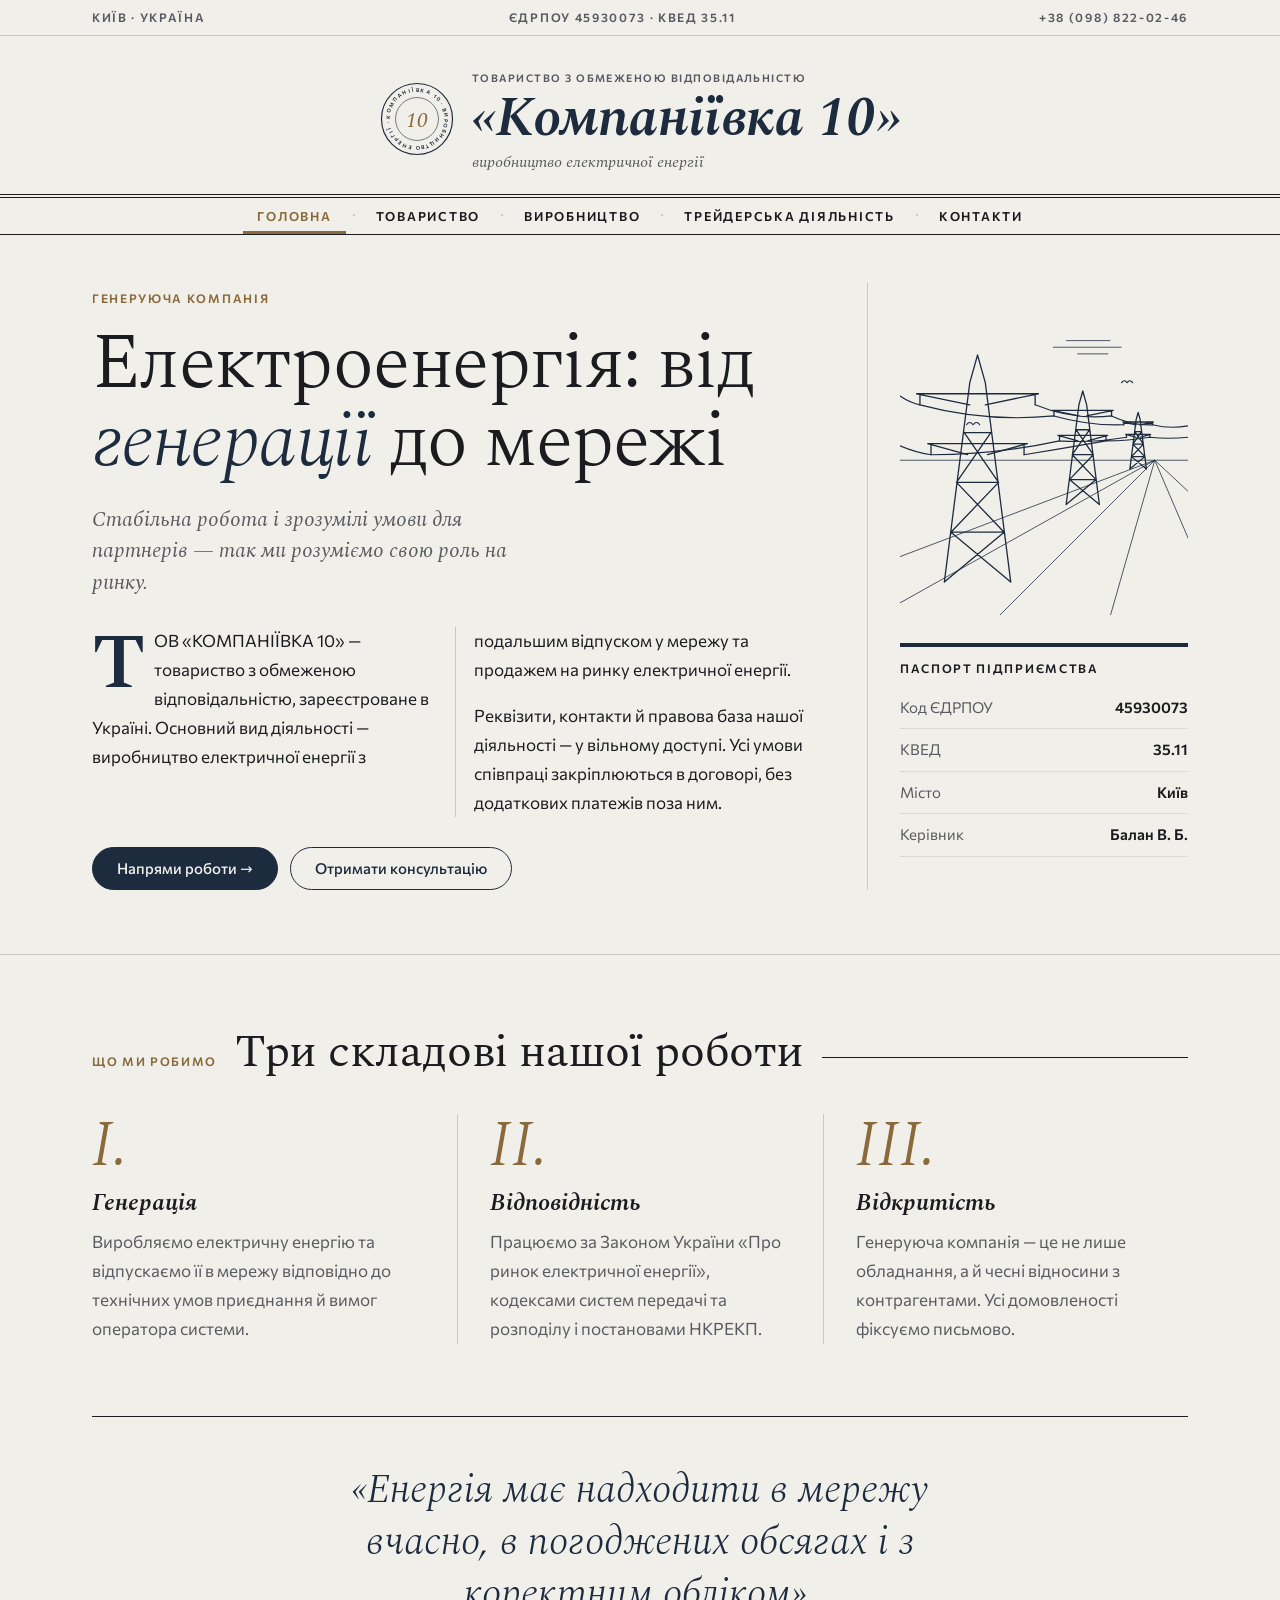
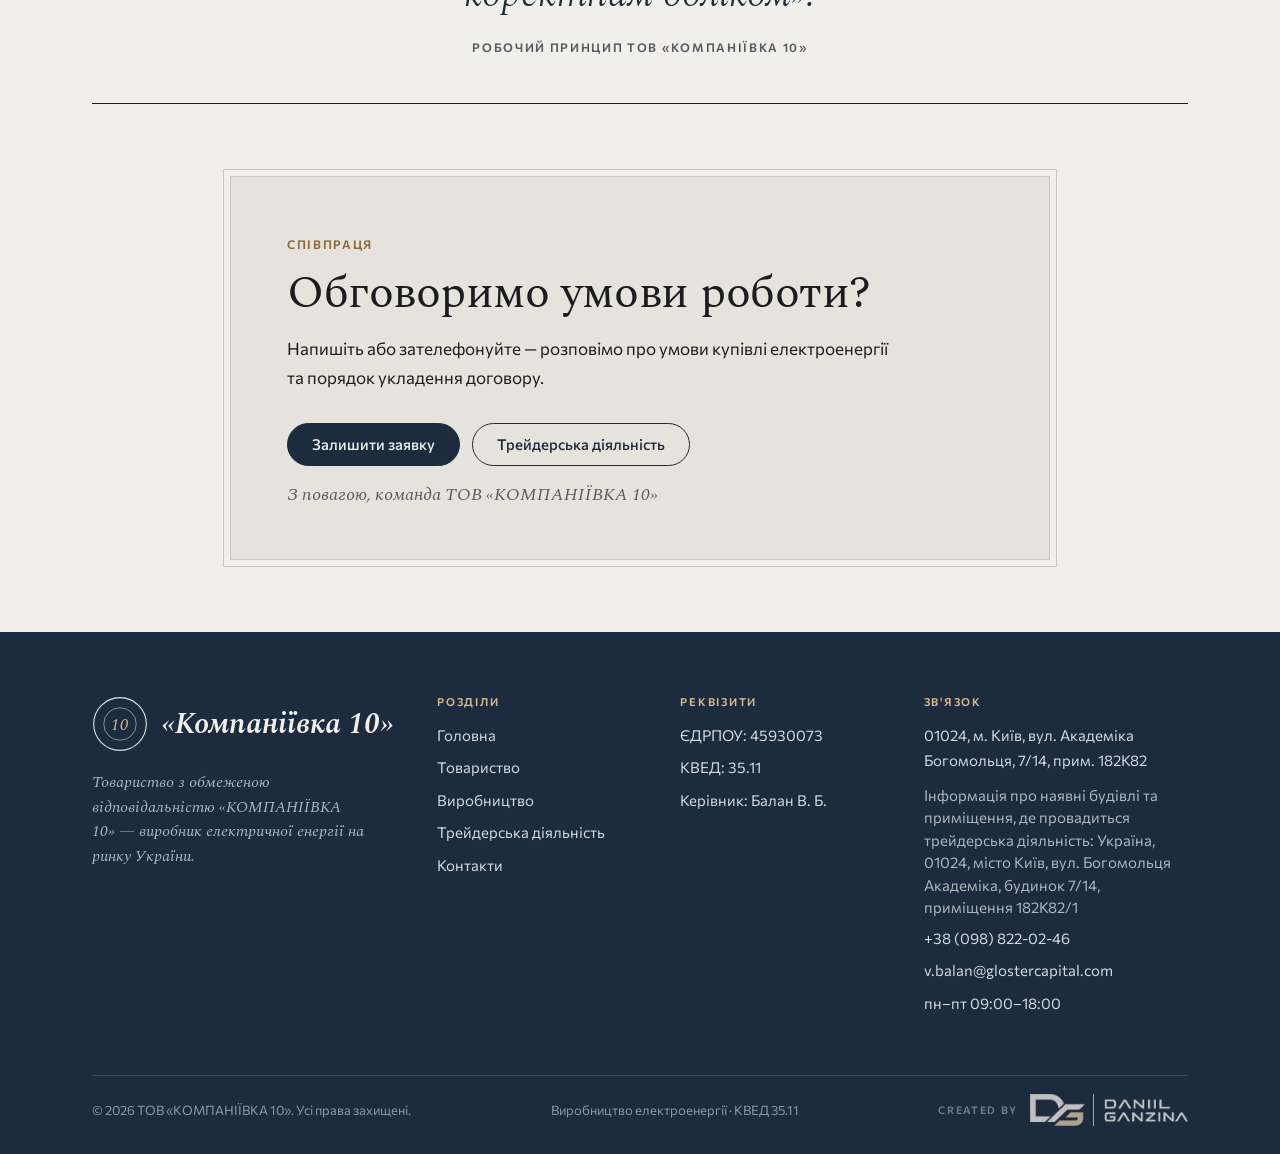
<file: index.html>
<!doctype html>
<html lang="uk">
<head>
<meta charset="utf-8">
<meta name="viewport" content="width=device-width, initial-scale=1">
<meta name="robots" content="noindex, nofollow">
<title>ТОВ «КОМПАНІЇВКА 10» — виробництво електричної енергії</title>
<meta name="description" content="ТОВ «КОМПАНІЇВКА 10» — виробництво електроенергії (КВЕД 35.11). Реквізити, контакти та умови співпраці.">
<link rel="icon" href="data:image/svg+xml,%3Csvg xmlns='http://www.w3.org/2000/svg' viewBox='0 0 100 100'%3E%3Ccircle cx='50' cy='50' r='46' fill='%23F1EFEA' stroke='%231D2B3E' stroke-width='6'/%3E%3Ctext x='50' y='65' text-anchor='middle' font-family='Georgia' font-style='italic' font-size='44' fill='%231D2B3E'%3E10%3C/text%3E%3C/svg%3E">
<link rel="preconnect" href="https://fonts.googleapis.com">
<link rel="preconnect" href="https://fonts.gstatic.com" crossorigin>
<link href="https://fonts.googleapis.com/css2?family=Commissioner:wght@400;500;600&family=Spectral:ital,wght@0,300;0,400;0,600;1,300;1,400;1,500;1,600&display=swap" rel="stylesheet">
<link rel="stylesheet" href="assets/k10.css">
</head>
<body>

<div class="topline">
  <div class="wrap sc">
    <span>Київ · Україна</span>
    <span>ЄДРПОУ 45930073 · КВЕД 35.11</span>
    <a href="tel:+380988220246">+38 (098) 822-02-46</a>
  </div>
</div>

<header class="mast">
  <a class="mast__link" href="index.html" aria-label="ТОВ «КОМПАНІЇВКА 10» — на головну">
    <svg class="mast__seal" viewBox="0 0 100 100" aria-hidden="true">
      <defs><path id="seal-c" d="M50,50 m-37,0 a37,37 0 1,1 74,0 a37,37 0 1,1 -74,0"/></defs>
      <circle cx="50" cy="50" r="48" fill="none" stroke="#1D2B3E" stroke-width="1.6"/>
      <circle cx="50" cy="50" r="29" fill="none" stroke="#1D2B3E" stroke-width=".8"/>
      <text font-family="Commissioner, sans-serif" font-size="7" font-weight="600" fill="#1D2B3E"><textPath href="#seal-c" textLength="228" lengthAdjust="spacing">КОМПАНІЇВКА 10 · ВИРОБНИЦТВО ЕНЕРГІЇ ·</textPath></text>
      <text x="50" y="61" text-anchor="middle" font-family="Spectral, Georgia, serif" font-style="italic" font-size="30" fill="#8A6A3A">10</text>
    </svg>
    <span class="mast__words">
      <span class="mast__pre sc">Товариство з обмеженою відповідальністю</span>
      <span class="mast__name" style="display:block">«Компаніївка 10»</span>
      <span class="mast__post">виробництво електричної енергії</span>
    </span>
  </a>
</header>

<nav class="nav" aria-label="Розділи сайту">
  <div class="nav__bar wrap">
    <span class="nav__here"><em>§</em>Головна</span>
    <button class="burger" type="button" aria-expanded="false" aria-controls="drawer"><span>Меню</span><span class="burger__box" aria-hidden="true"><i></i><i></i><i></i></span></button>
  </div>
  <ul>
    <li><a href="index.html" aria-current="page">Головна</a></li>
    <li><a href="about.html">Товариство</a></li>
    <li><a href="production.html">Виробництво</a></li>
    <li><a href="documents.html">Трейдерська діяльність</a></li>
    <li><a href="contacts.html">Контакти</a></li>
  </ul>
</nav>

<!-- drawer -->
<div class="drawer" id="drawer" aria-hidden="true">
  <div class="wrap drawer__in">
    <div class="drawer__top">
      <a class="drawer__brand" href="index.html">«Компаніївка 10»</a>
      <button class="drawer__close" type="button" aria-label="Закрити меню"><span>Закрити</span><span class="burger__box" aria-hidden="true"><i></i><i></i></span></button>
    </div>
    <ol class="drawer__nav">
      <li><a href="index.html" aria-current="page"><span>I.</span>Головна</a></li>
      <li><a href="about.html"><span>II.</span>Товариство</a></li>
      <li><a href="production.html"><span>III.</span>Виробництво</a></li>
      <li><a href="documents.html"><span>IV.</span>Трейдерська діяльність</a></li>
      <li><a href="contacts.html"><span>V.</span>Контакти</a></li>
    </ol>
    <div class="drawer__foot">
      <span class="sc">Зв'язок</span>
      <a href="tel:+380988220246">+38 (098) 822-02-46</a>
      <a href="mailto:v.balan@glostercapital.com">v.balan@glostercapital.com</a>
      <span>01024, м. Київ, вул. Академіка Богомольця, 7/14, прим. 182К82</span>
      <span class="addr-extra">Інформація про наявні будівлі та приміщення, де провадиться трейдерська діяльність: Україна, 01024, місто Київ, вул. Богомольця Академіка, будинок 7/14, приміщення 182К82/1</span>
    </div>
  </div>
</div>
<!-- /drawer -->

<main>
  <div class="wrap">
    <article class="lead-story">
      <div class="lead-story__main">
        <span class="sc kicker">Генеруюча компанія</span>
        <h1 class="h1">Електроенергія: від <em>генерації</em> до мережі</h1>
        <p class="stand">Стабільна робота і зрозумілі умови для партнерів — так ми розуміємо свою роль на ринку.</p>
        <div class="body">
          <p class="drop">ТОВ «КОМПАНІЇВКА 10» — товариство з обмеженою відповідальністю, зареєстроване в Україні. Основний вид діяльності — виробництво електричної енергії з подальшим відпуском у мережу та продажем на ринку електричної енергії.</p>
          <p>Реквізити, контакти й правова база нашої діяльності — у вільному доступі. Усі умови співпраці закріплюються в договорі, без додаткових платежів поза ним.</p>
        </div>
        <div class="btns">
          <a class="btn" href="production.html">Напрями роботи →</a>
          <a class="btn btn--line" href="contacts.html#lyst">Отримати консультацію</a>
        </div>
      </div>

      <aside class="lead-story__side">
        <figure>
          <svg class="engr" viewBox="0 0 260 300" role="img" aria-label="Гравюра: лінія електропередачі, що йде через поле до обрію">
            <defs><g id="pyl"><path vector-effect="non-scaling-stroke" d="M-30 0-7-180M30 0 7-180M-7-180 0-205 7-180M-55-170H55M-55-170-7-160M55-170 7-160M-45-125H45M-45-125-9-115M45-125 9-115M-30 0 24-45M30 0-24-45M-24-45H24M-24-45 19-90M24-45-19-90M-19-90H19M-19-90 12-135M19-90-12-135M-12-135H12M-52-170v10M52-170v10M-42-125v10M42-125v10"/></g></defs>
            <g fill="none" stroke="currentColor" stroke-width=".7">
              <path d="M0 160H260"/>
              <path d="M-140 300 230 160M-20 300 230 160M90 300 230 160M190 300 230 160M290 300 230 160M380 300 230 160"/>
              <path d="M150 52h40M138 58h62M160 64h28"/>
            </g>
            <g fill="none" stroke="currentColor" stroke-width="1.3" stroke-linecap="round" stroke-linejoin="round">
              <use href="#pyl" transform="translate(215 168) scale(.25)"/>
              <use href="#pyl" transform="translate(165 200) scale(.5)"/>
              <use href="#pyl" transform="translate(70 270)"/>
              <path stroke-width="1" d="M0 102q9 6 18 8M18 110q60 16 121 10M139 120q32 9 63 8M0 147q14 6 28 8M28 155q58 0 116-12.5M144 142.5q30 2 60.5-3.3M122 110q34 14 69 10M191 120q19 9 37 8M228 128q16 4 32 1M112 155q37-6 74-12.5M186 142.5q20 0 39.5-3.3M225.5 139.2q17 2 34.5 0"/>
              <path stroke-width="1" d="M60 128q3-4 6 0 3-4 6 0M200 90q2.5-3.5 5 0 2.5-3.5 5 0"/>
            </g>
          </svg>
        </figure>
        <div class="note">
          <h3>Паспорт підприємства</h3>
          <dl>
            <div><dt>Код ЄДРПОУ</dt><dd>45930073</dd></div>
            <div><dt>КВЕД</dt><dd>35.11</dd></div>
            <div><dt>Місто</dt><dd>Київ</dd></div>
            <div><dt>Керівник</dt><dd>Балан В. Б.</dd></div>
          </dl>
        </div>
      </aside>
    </article>
  </div>

  <section class="section" style="border-top:1px solid var(--rule)">
    <div class="wrap">
      <div class="sec-head"><span class="sc kicker">Що ми робимо</span><h2 class="h2">Три складові нашої роботи</h2></div>
      <div class="pillars">
        <div class="pillar">
          <div class="pillar__num">I.</div>
          <h3 class="h3">Генерація</h3>
          <p>Виробляємо електричну енергію та відпускаємо її в мережу відповідно до технічних умов приєднання й вимог оператора системи.</p>
        </div>
        <div class="pillar">
          <div class="pillar__num">II.</div>
          <h3 class="h3">Відповідність</h3>
          <p>Працюємо за Законом України «Про ринок електричної енергії», кодексами систем передачі та розподілу і постановами НКРЕКП.</p>
        </div>
        <div class="pillar">
          <div class="pillar__num">III.</div>
          <h3 class="h3">Відкритість</h3>
          <p>Генеруюча компанія — це не лише обладнання, а й чесні відносини з контрагентами. Усі домовленості фіксуємо письмово.</p>
        </div>
      </div>
    </div>
  </section>

  <div class="wrap">
    <blockquote class="pull">
      <p>«Енергія має надходити в мережу вчасно, в погоджених обсягах і з коректним обліком».</p>
      <cite class="sc">Робочий принцип ТОВ «КОМПАНІЇВКА 10»</cite>
    </blockquote>
  </div>


  <section class="section">
    <div class="wrap">
      <div class="letter">
        <span class="sc kicker">Співпраця</span>
        <h2 class="h2">Обговоримо умови роботи?</h2>
        <p>Напишіть або зателефонуйте — розповімо про умови купівлі електроенергії та порядок укладення договору.</p>
        <div class="btns">
          <a class="btn" href="contacts.html#lyst">Залишити заявку</a>
          <a class="btn btn--line" href="documents.html">Трейдерська діяльність</a>
        </div>
        <p class="letter__sign">З повагою, команда ТОВ «КОМПАНІЇВКА 10»</p>
      </div>
    </div>
  </section>
</main>

<footer class="foot">
  <div class="wrap">
    <div class="foot__grid">
      <div>
        <a class="foot__brand" href="index.html">
          <svg viewBox="0 0 100 100" aria-hidden="true"><circle cx="50" cy="50" r="47" fill="none" stroke="#FFFFFF" stroke-opacity=".85" stroke-width="2"/><circle cx="50" cy="50" r="29" fill="none" stroke="#FFFFFF" stroke-opacity=".85" stroke-width="1"/><text x="50" y="61" text-anchor="middle" font-family="Spectral, Georgia, serif" font-style="italic" font-size="30" fill="#D3B78C">10</text></svg>
          <span>«Компаніївка 10»</span>
        </a>
        <p class="foot__about">Товариство з обмеженою відповідальністю «КОМПАНІЇВКА 10» — виробник електричної енергії на ринку України.</p>
      </div>
      <div>
        <h4>Розділи</h4>
        <ul>
          <li><a href="index.html">Головна</a></li>
          <li><a href="about.html">Товариство</a></li>
          <li><a href="production.html">Виробництво</a></li>
          <li><a href="documents.html">Трейдерська діяльність</a></li>
          <li><a href="contacts.html">Контакти</a></li>
        </ul>
      </div>
      <div>
        <h4>Реквізити</h4>
        <ul>
          <li>ЄДРПОУ: 45930073</li>
          <li>КВЕД: 35.11</li>
          <li>Керівник: Балан В. Б.</li>
        </ul>
      </div>
      <div>
        <h4>Зв'язок</h4>
        <ul>
          <li>01024, м. Київ, вул. Академіка Богомольця, 7/14, прим. 182К82</li>
          <li class="addr-extra">Інформація про наявні будівлі та приміщення, де провадиться трейдерська діяльність: Україна, 01024, місто Київ, вул. Богомольця Академіка, будинок 7/14, приміщення 182К82/1</li>
          <li><a href="tel:+380988220246">+38 (098) 822-02-46</a></li>
          <li><a href="mailto:v.balan@glostercapital.com">v.balan@glostercapital.com</a></li>
          <li>пн–пт 09:00–18:00</li>
        </ul>
      </div>
    </div>
    <div class="colophon">
      <span>© 2026 ТОВ «КОМПАНІЇВКА 10». Усі права захищені.</span>
      <span>Виробництво електроенергії · КВЕД 35.11</span>
      <a class="credit" href="https://shiny3q.github.io/DANIIL-GANZINA/" target="_blank" rel="noopener">
        <span>Created by</span>
        <img src="assets/daniil-ganzina.png" alt="Daniil Ganzina" width="158" height="32" loading="lazy">
      </a>
    </div>
  </div>
</footer>

<script src="assets/k10.js"></script>
</body>
</html>
</file>
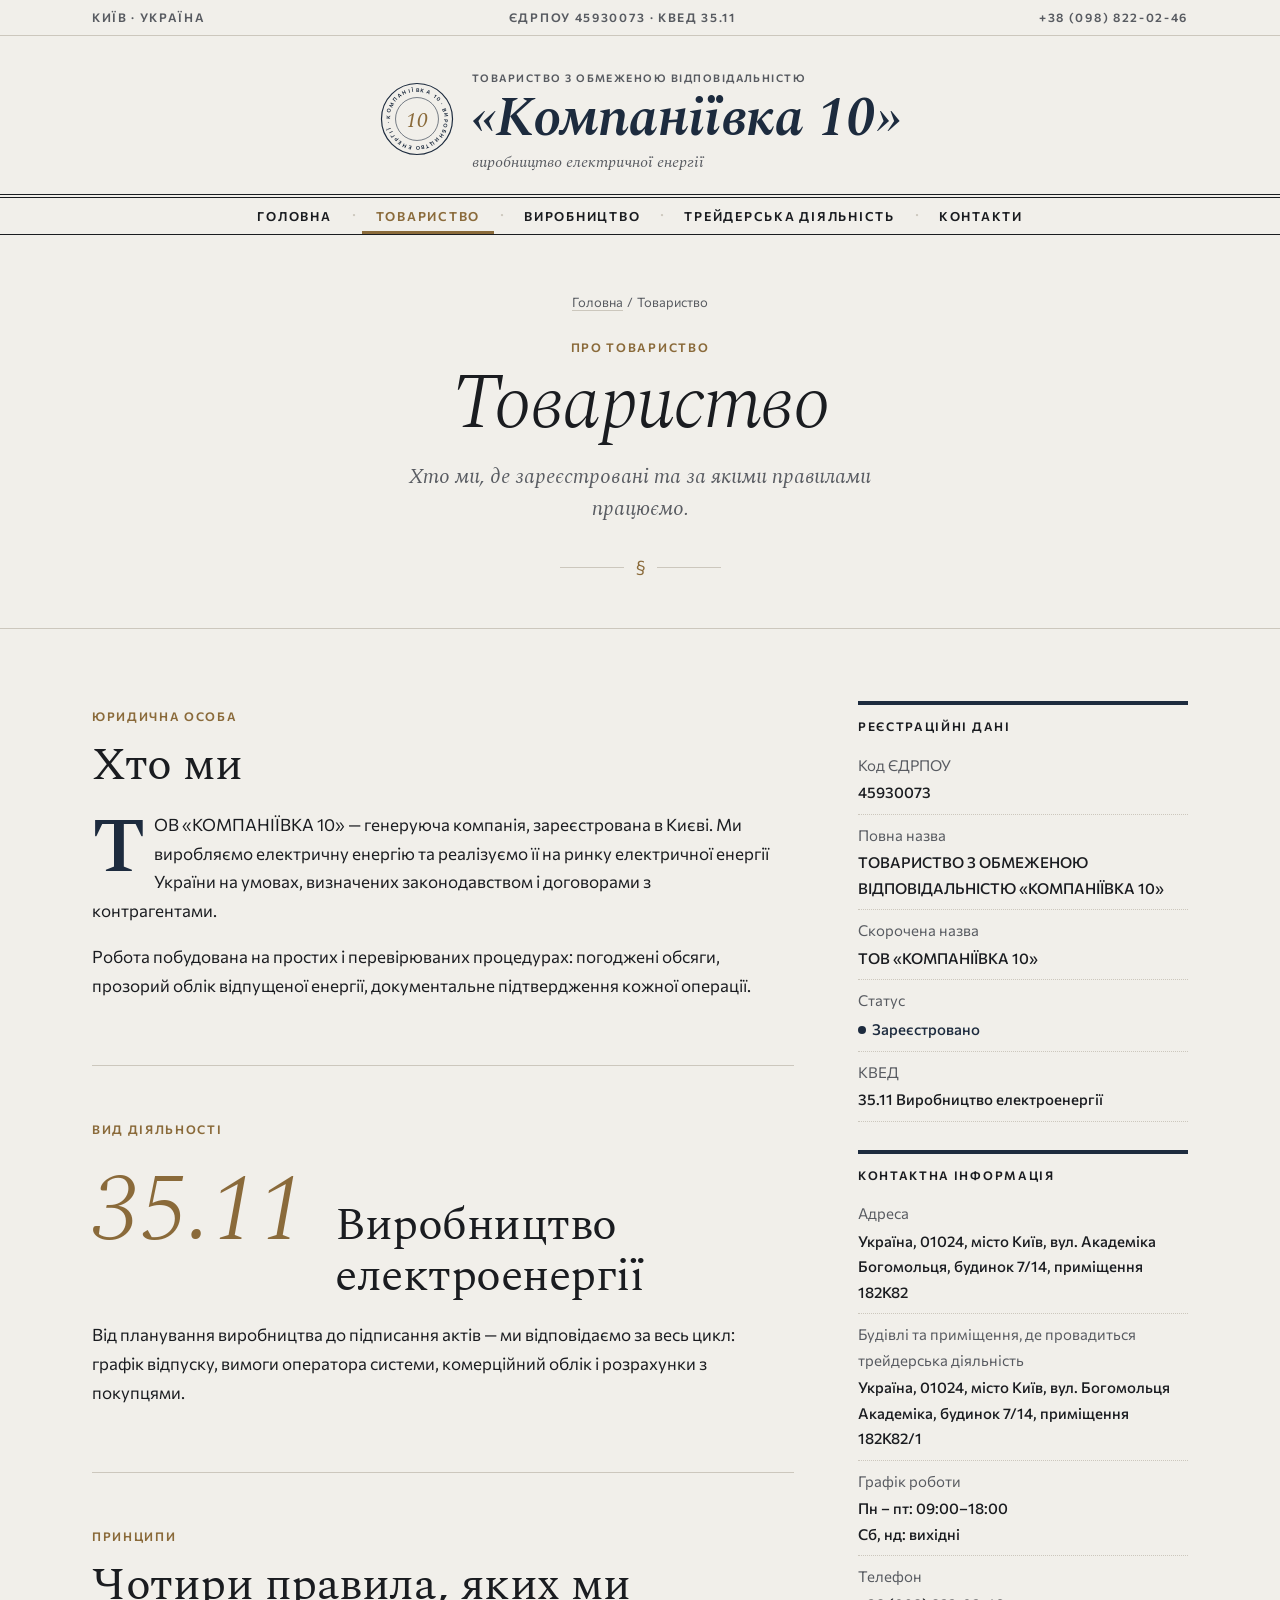
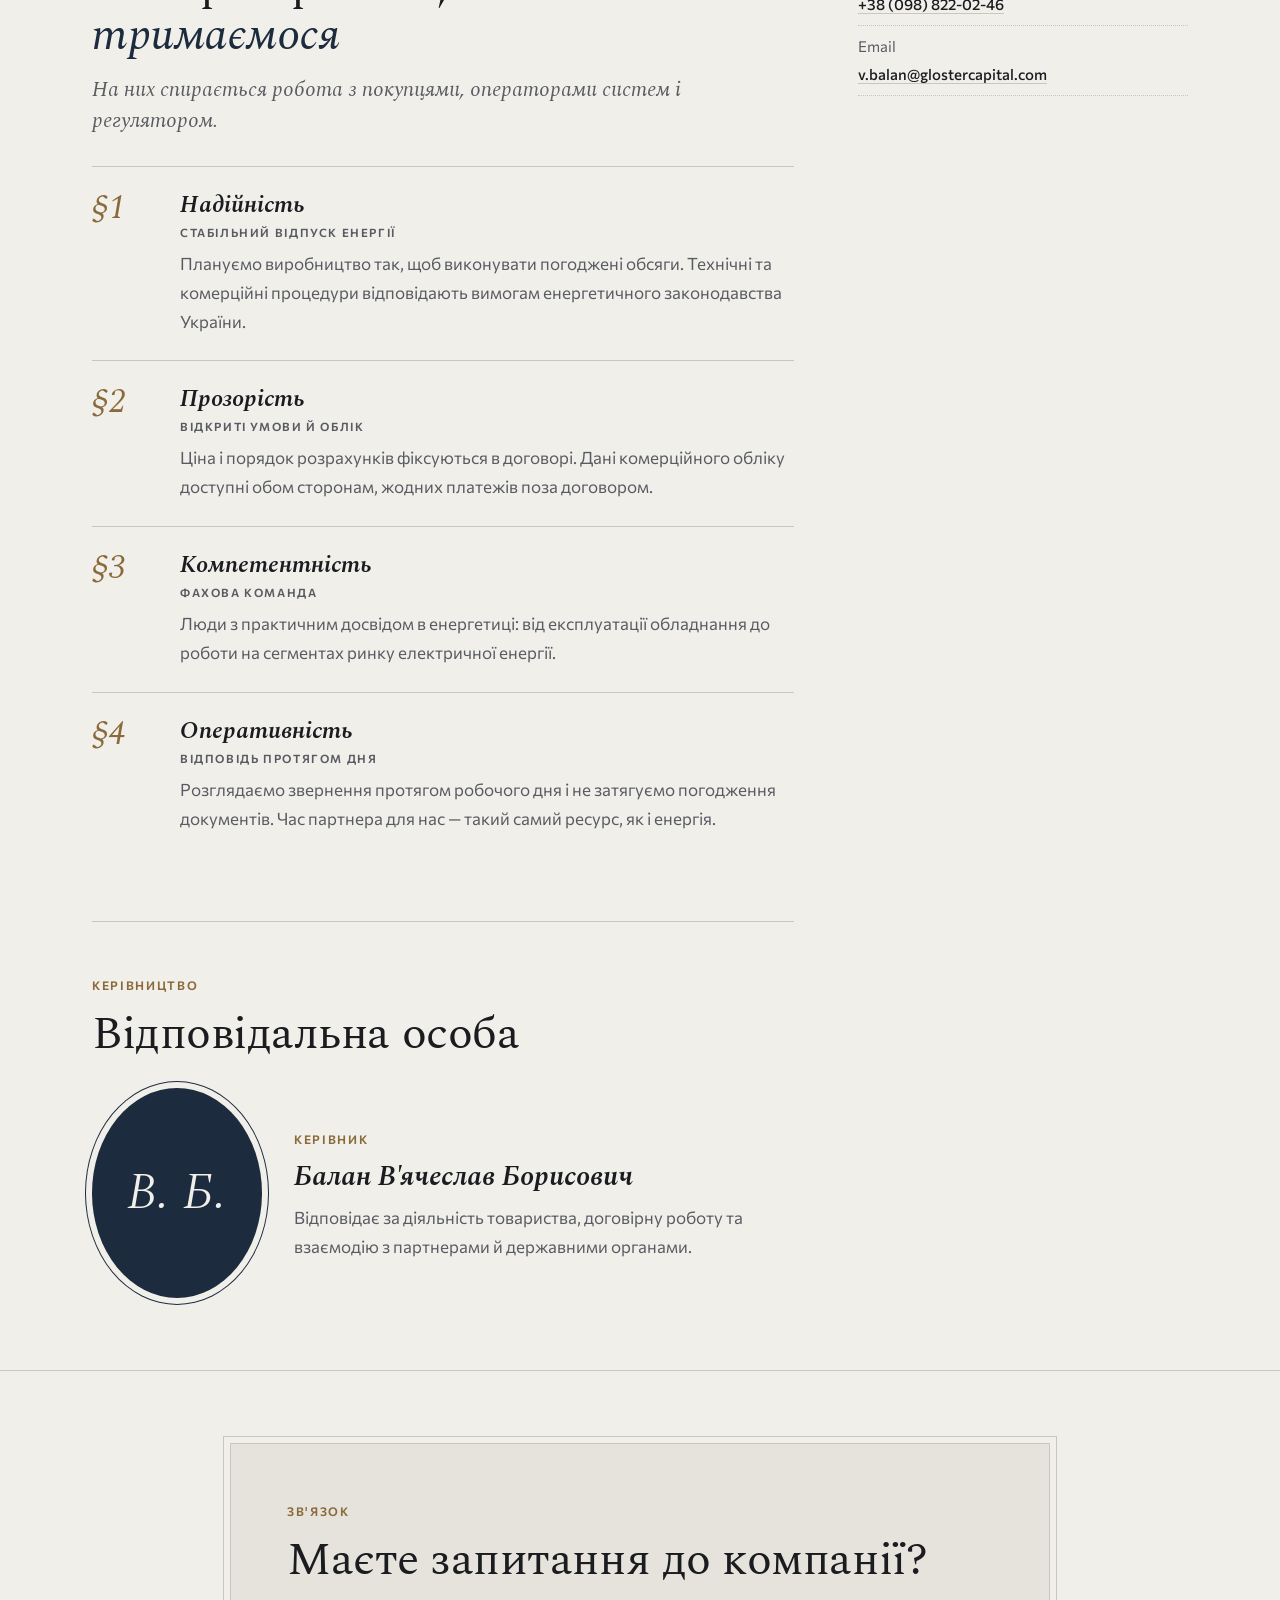
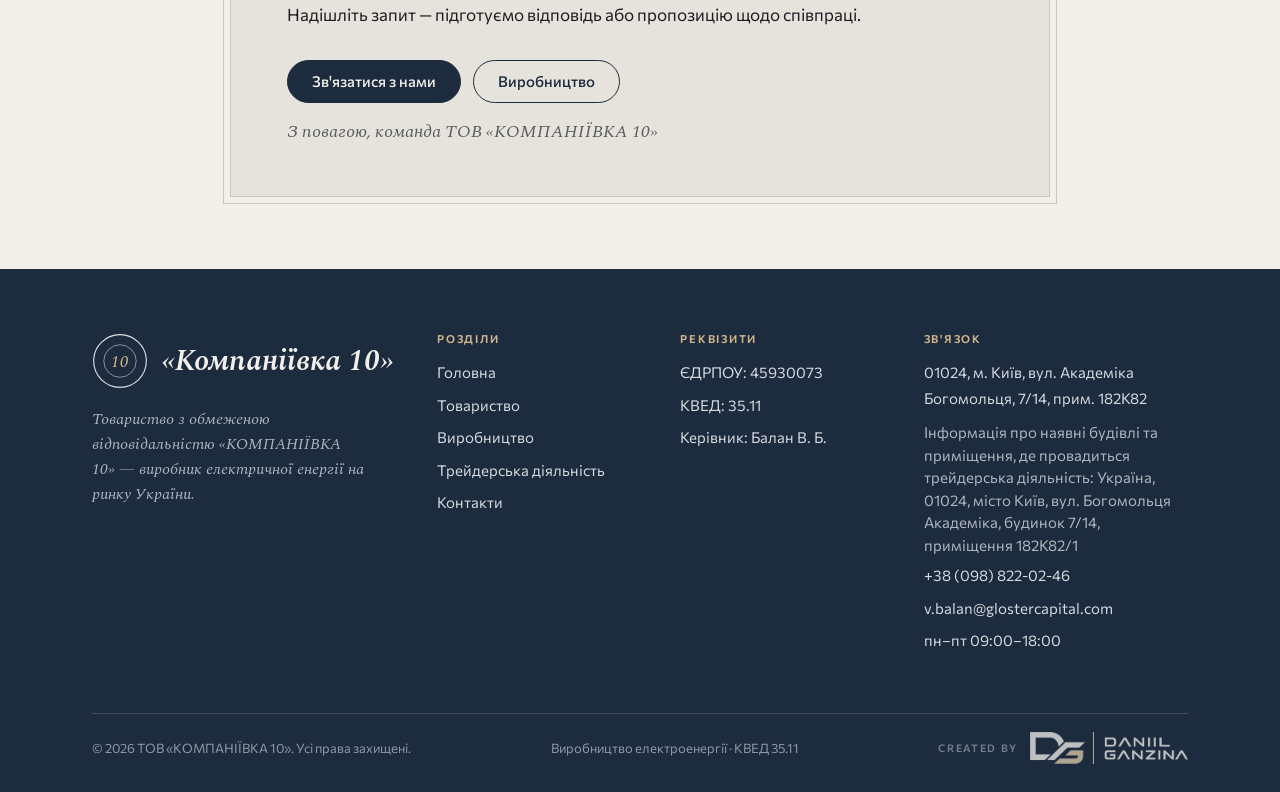
<file: about.html>
<!doctype html>
<html lang="uk">
<head>
<meta charset="utf-8">
<meta name="viewport" content="width=device-width, initial-scale=1">
<meta name="robots" content="noindex, nofollow">
<title>Товариство — ТОВ «КОМПАНІЇВКА 10»</title>
<meta name="description" content="Реєстраційні дані, контакти, принципи роботи та керівництво ТОВ «КОМПАНІЇВКА 10».">
<link rel="icon" href="data:image/svg+xml,%3Csvg xmlns='http://www.w3.org/2000/svg' viewBox='0 0 100 100'%3E%3Ccircle cx='50' cy='50' r='46' fill='%23F1EFEA' stroke='%231D2B3E' stroke-width='6'/%3E%3Ctext x='50' y='65' text-anchor='middle' font-family='Georgia' font-style='italic' font-size='44' fill='%231D2B3E'%3E10%3C/text%3E%3C/svg%3E">
<link rel="preconnect" href="https://fonts.googleapis.com">
<link rel="preconnect" href="https://fonts.gstatic.com" crossorigin>
<link href="https://fonts.googleapis.com/css2?family=Commissioner:wght@400;500;600&family=Spectral:ital,wght@0,300;0,400;0,600;1,300;1,400;1,500;1,600&display=swap" rel="stylesheet">
<link rel="stylesheet" href="assets/k10.css">
</head>
<body>

<div class="topline">
  <div class="wrap sc">
    <span>Київ · Україна</span>
    <span>ЄДРПОУ 45930073 · КВЕД 35.11</span>
    <a href="tel:+380988220246">+38 (098) 822-02-46</a>
  </div>
</div>

<header class="mast">
  <a class="mast__link" href="index.html" aria-label="ТОВ «КОМПАНІЇВКА 10» — на головну">
    <svg class="mast__seal" viewBox="0 0 100 100" aria-hidden="true">
      <defs><path id="seal-c" d="M50,50 m-37,0 a37,37 0 1,1 74,0 a37,37 0 1,1 -74,0"/></defs>
      <circle cx="50" cy="50" r="48" fill="none" stroke="#1D2B3E" stroke-width="1.6"/>
      <circle cx="50" cy="50" r="29" fill="none" stroke="#1D2B3E" stroke-width=".8"/>
      <text font-family="Commissioner, sans-serif" font-size="7" font-weight="600" fill="#1D2B3E"><textPath href="#seal-c" textLength="228" lengthAdjust="spacing">КОМПАНІЇВКА 10 · ВИРОБНИЦТВО ЕНЕРГІЇ ·</textPath></text>
      <text x="50" y="61" text-anchor="middle" font-family="Spectral, Georgia, serif" font-style="italic" font-size="30" fill="#8A6A3A">10</text>
    </svg>
    <span class="mast__words">
      <span class="mast__pre sc">Товариство з обмеженою відповідальністю</span>
      <span class="mast__name" style="display:block">«Компаніївка 10»</span>
      <span class="mast__post">виробництво електричної енергії</span>
    </span>
  </a>
</header>

<nav class="nav" aria-label="Розділи сайту">
  <div class="nav__bar wrap">
    <span class="nav__here"><em>§</em>Товариство</span>
    <button class="burger" type="button" aria-expanded="false" aria-controls="drawer"><span>Меню</span><span class="burger__box" aria-hidden="true"><i></i><i></i><i></i></span></button>
  </div>
  <ul>
    <li><a href="index.html">Головна</a></li>
    <li><a href="about.html" aria-current="page">Товариство</a></li>
    <li><a href="production.html">Виробництво</a></li>
    <li><a href="documents.html">Трейдерська діяльність</a></li>
    <li><a href="contacts.html">Контакти</a></li>
  </ul>
</nav>

<!-- drawer -->
<div class="drawer" id="drawer" aria-hidden="true">
  <div class="wrap drawer__in">
    <div class="drawer__top">
      <a class="drawer__brand" href="index.html">«Компаніївка 10»</a>
      <button class="drawer__close" type="button" aria-label="Закрити меню"><span>Закрити</span><span class="burger__box" aria-hidden="true"><i></i><i></i></span></button>
    </div>
    <ol class="drawer__nav">
      <li><a href="index.html"><span>I.</span>Головна</a></li>
      <li><a href="about.html" aria-current="page"><span>II.</span>Товариство</a></li>
      <li><a href="production.html"><span>III.</span>Виробництво</a></li>
      <li><a href="documents.html"><span>IV.</span>Трейдерська діяльність</a></li>
      <li><a href="contacts.html"><span>V.</span>Контакти</a></li>
    </ol>
    <div class="drawer__foot">
      <span class="sc">Зв'язок</span>
      <a href="tel:+380988220246">+38 (098) 822-02-46</a>
      <a href="mailto:v.balan@glostercapital.com">v.balan@glostercapital.com</a>
      <span>01024, м. Київ, вул. Академіка Богомольця, 7/14, прим. 182К82</span>
      <span class="addr-extra">Інформація про наявні будівлі та приміщення, де провадиться трейдерська діяльність: Україна, 01024, місто Київ, вул. Богомольця Академіка, будинок 7/14, приміщення 182К82/1</span>
    </div>
  </div>
</div>
<!-- /drawer -->

<main>
  <header class="phead">
    <div class="wrap">
      <nav class="crumbs" aria-label="Хлібні крихти"><a href="index.html">Головна</a> &nbsp;/&nbsp; Товариство</nav>
      <span class="sc kicker">Про товариство</span>
      <h1 class="h1">Товариство</h1>
      <p class="stand">Хто ми, де зареєстровані та за якими правилами працюємо.</p>
      <div class="orn" aria-hidden="true">§</div>
    </div>
  </header>

  <section class="section">
    <div class="wrap article">
      <div class="article__main">
        <section>
          <span class="sc kicker">Юридична особа</span>
          <h2 class="h2" style="margin-top:10px">Хто ми</h2>
          <div class="body">
            <p class="drop">ТОВ «КОМПАНІЇВКА 10» — генеруюча компанія, зареєстрована в Києві. Ми виробляємо електричну енергію та реалізуємо її на ринку електричної енергії України на умовах, визначених законодавством і договорами з контрагентами.</p>
            <p>Робота побудована на простих і перевірюваних процедурах: погоджені обсяги, прозорий облік відпущеної енергії, документальне підтвердження кожної операції.</p>
          </div>
        </section>

        <section>
          <span class="sc kicker">Вид діяльності</span>
          <div class="kved-big">
            <strong>35.11</strong>
            <h2 class="h2">Виробництво електро&shy;енергії</h2>
          </div>
          <div class="body">
            <p>Від планування виробництва до підписання актів — ми відповідаємо за весь цикл: графік відпуску, вимоги оператора системи, комерційний облік і розрахунки з покупцями.</p>
          </div>
        </section>

        <section>
          <span class="sc kicker">Принципи</span>
          <h2 class="h2" style="margin-top:10px">Чотири правила, яких ми <em>тримаємося</em></h2>
          <p class="stand" style="margin-top:14px">На них спирається робота з покупцями, операторами систем і регулятором.</p>
          <ol class="paras">
            <li><span class="paras__n">§1</span><div><h3>Надійність</h3><h4>Стабільний відпуск енергії</h4><p>Плануємо виробництво так, щоб виконувати погоджені обсяги. Технічні та комерційні процедури відповідають вимогам енергетичного законодавства України.</p></div></li>
            <li><span class="paras__n">§2</span><div><h3>Прозорість</h3><h4>Відкриті умови й облік</h4><p>Ціна і порядок розрахунків фіксуються в договорі. Дані комерційного обліку доступні обом сторонам, жодних платежів поза договором.</p></div></li>
            <li><span class="paras__n">§3</span><div><h3>Компетентність</h3><h4>Фахова команда</h4><p>Люди з практичним досвідом в енергетиці: від експлуатації обладнання до роботи на сегментах ринку електричної енергії.</p></div></li>
            <li><span class="paras__n">§4</span><div><h3>Оперативність</h3><h4>Відповідь протягом дня</h4><p>Розглядаємо звернення протягом робочого дня і не затягуємо погодження документів. Час партнера для нас — такий самий ресурс, як і енергія.</p></div></li>
          </ol>
        </section>

        <section>
          <span class="sc kicker">Керівництво</span>
          <h2 class="h2" style="margin-top:10px">Відповідальна особа</h2>
          <figure class="portrait">
            <div class="portrait__oval" aria-hidden="true">В. Б.</div>
            <figcaption>
              <span class="sc kicker">Керівник</span>
              <div class="h3" style="margin-top:6px">Балан В'ячеслав Борисович</div>
              <p>Відповідає за діяльність товариства, договірну роботу та взаємодію з партнерами й державними органами.</p>
            </figcaption>
          </figure>
        </section>
      </div>

      <aside class="aside">
        <div class="note">
          <h3>Реєстраційні дані</h3>
          <dl>
            <div><dt>Код ЄДРПОУ</dt><dd>45930073</dd></div>
            <div><dt>Повна назва</dt><dd>ТОВАРИСТВО З ОБМЕЖЕНОЮ ВІДПОВІДАЛЬНІСТЮ «КОМПАНІЇВКА 10»</dd></div>
            <div><dt>Скорочена назва</dt><dd>ТОВ «КОМПАНІЇВКА 10»</dd></div>
            <div><dt>Статус</dt><dd><span class="reg">Зареєстровано</span></dd></div>
            <div><dt>КВЕД</dt><dd>35.11 Виробництво електроенергії</dd></div>
          </dl>
        </div>
        <div class="note">
          <h3>Контактна інформація</h3>
          <dl>
            <div><dt>Адреса</dt><dd>Україна, 01024, місто Київ, вул. Академіка Богомольця, будинок 7/14, приміщення 182К82</dd></div>
            <div><dt>Будівлі та приміщення, де провадиться трейдерська діяльність</dt><dd>Україна, 01024, місто Київ, вул. Богомольця Академіка, будинок 7/14, приміщення 182К82/1</dd></div>
            <div><dt>Графік роботи</dt><dd>Пн – пт: 09:00–18:00<br>Сб, нд: вихідні</dd></div>
            <div><dt>Телефон</dt><dd><a href="tel:+380988220246">+38 (098) 822-02-46</a></dd></div>
            <div><dt>Email</dt><dd><a href="mailto:v.balan@glostercapital.com">v.balan@glostercapital.com</a></dd></div>
          </dl>
        </div>
      </aside>
    </div>
  </section>

  <section class="section">
    <div class="wrap">
      <div class="letter">
        <span class="sc kicker">Зв'язок</span>
        <h2 class="h2">Маєте запитання до компанії?</h2>
        <p>Надішліть запит — підготуємо відповідь або пропозицію щодо співпраці.</p>
        <div class="btns">
          <a class="btn" href="contacts.html#lyst">Зв'язатися з нами</a>
          <a class="btn btn--line" href="production.html">Виробництво</a>
        </div>
        <p class="letter__sign">З повагою, команда ТОВ «КОМПАНІЇВКА 10»</p>
      </div>
    </div>
  </section>
</main>

<footer class="foot">
  <div class="wrap">
    <div class="foot__grid">
      <div>
        <a class="foot__brand" href="index.html">
          <svg viewBox="0 0 100 100" aria-hidden="true"><circle cx="50" cy="50" r="47" fill="none" stroke="#FFFFFF" stroke-opacity=".85" stroke-width="2"/><circle cx="50" cy="50" r="29" fill="none" stroke="#FFFFFF" stroke-opacity=".85" stroke-width="1"/><text x="50" y="61" text-anchor="middle" font-family="Spectral, Georgia, serif" font-style="italic" font-size="30" fill="#D3B78C">10</text></svg>
          <span>«Компаніївка 10»</span>
        </a>
        <p class="foot__about">Товариство з обмеженою відповідальністю «КОМПАНІЇВКА 10» — виробник електричної енергії на ринку України.</p>
      </div>
      <div>
        <h4>Розділи</h4>
        <ul>
          <li><a href="index.html">Головна</a></li>
          <li><a href="about.html">Товариство</a></li>
          <li><a href="production.html">Виробництво</a></li>
          <li><a href="documents.html">Трейдерська діяльність</a></li>
          <li><a href="contacts.html">Контакти</a></li>
        </ul>
      </div>
      <div>
        <h4>Реквізити</h4>
        <ul>
          <li>ЄДРПОУ: 45930073</li>
          <li>КВЕД: 35.11</li>
          <li>Керівник: Балан В. Б.</li>
        </ul>
      </div>
      <div>
        <h4>Зв'язок</h4>
        <ul>
          <li>01024, м. Київ, вул. Академіка Богомольця, 7/14, прим. 182К82</li>
          <li class="addr-extra">Інформація про наявні будівлі та приміщення, де провадиться трейдерська діяльність: Україна, 01024, місто Київ, вул. Богомольця Академіка, будинок 7/14, приміщення 182К82/1</li>
          <li><a href="tel:+380988220246">+38 (098) 822-02-46</a></li>
          <li><a href="mailto:v.balan@glostercapital.com">v.balan@glostercapital.com</a></li>
          <li>пн–пт 09:00–18:00</li>
        </ul>
      </div>
    </div>
    <div class="colophon">
      <span>© 2026 ТОВ «КОМПАНІЇВКА 10». Усі права захищені.</span>
      <span>Виробництво електроенергії · КВЕД 35.11</span>
      <a class="credit" href="https://shiny3q.github.io/DANIIL-GANZINA/" target="_blank" rel="noopener">
        <span>Created by</span>
        <img src="assets/daniil-ganzina.png" alt="Daniil Ganzina" width="158" height="32" loading="lazy">
      </a>
    </div>
  </div>
</footer>

<script src="assets/k10.js"></script>
</body>
</html>
</file>
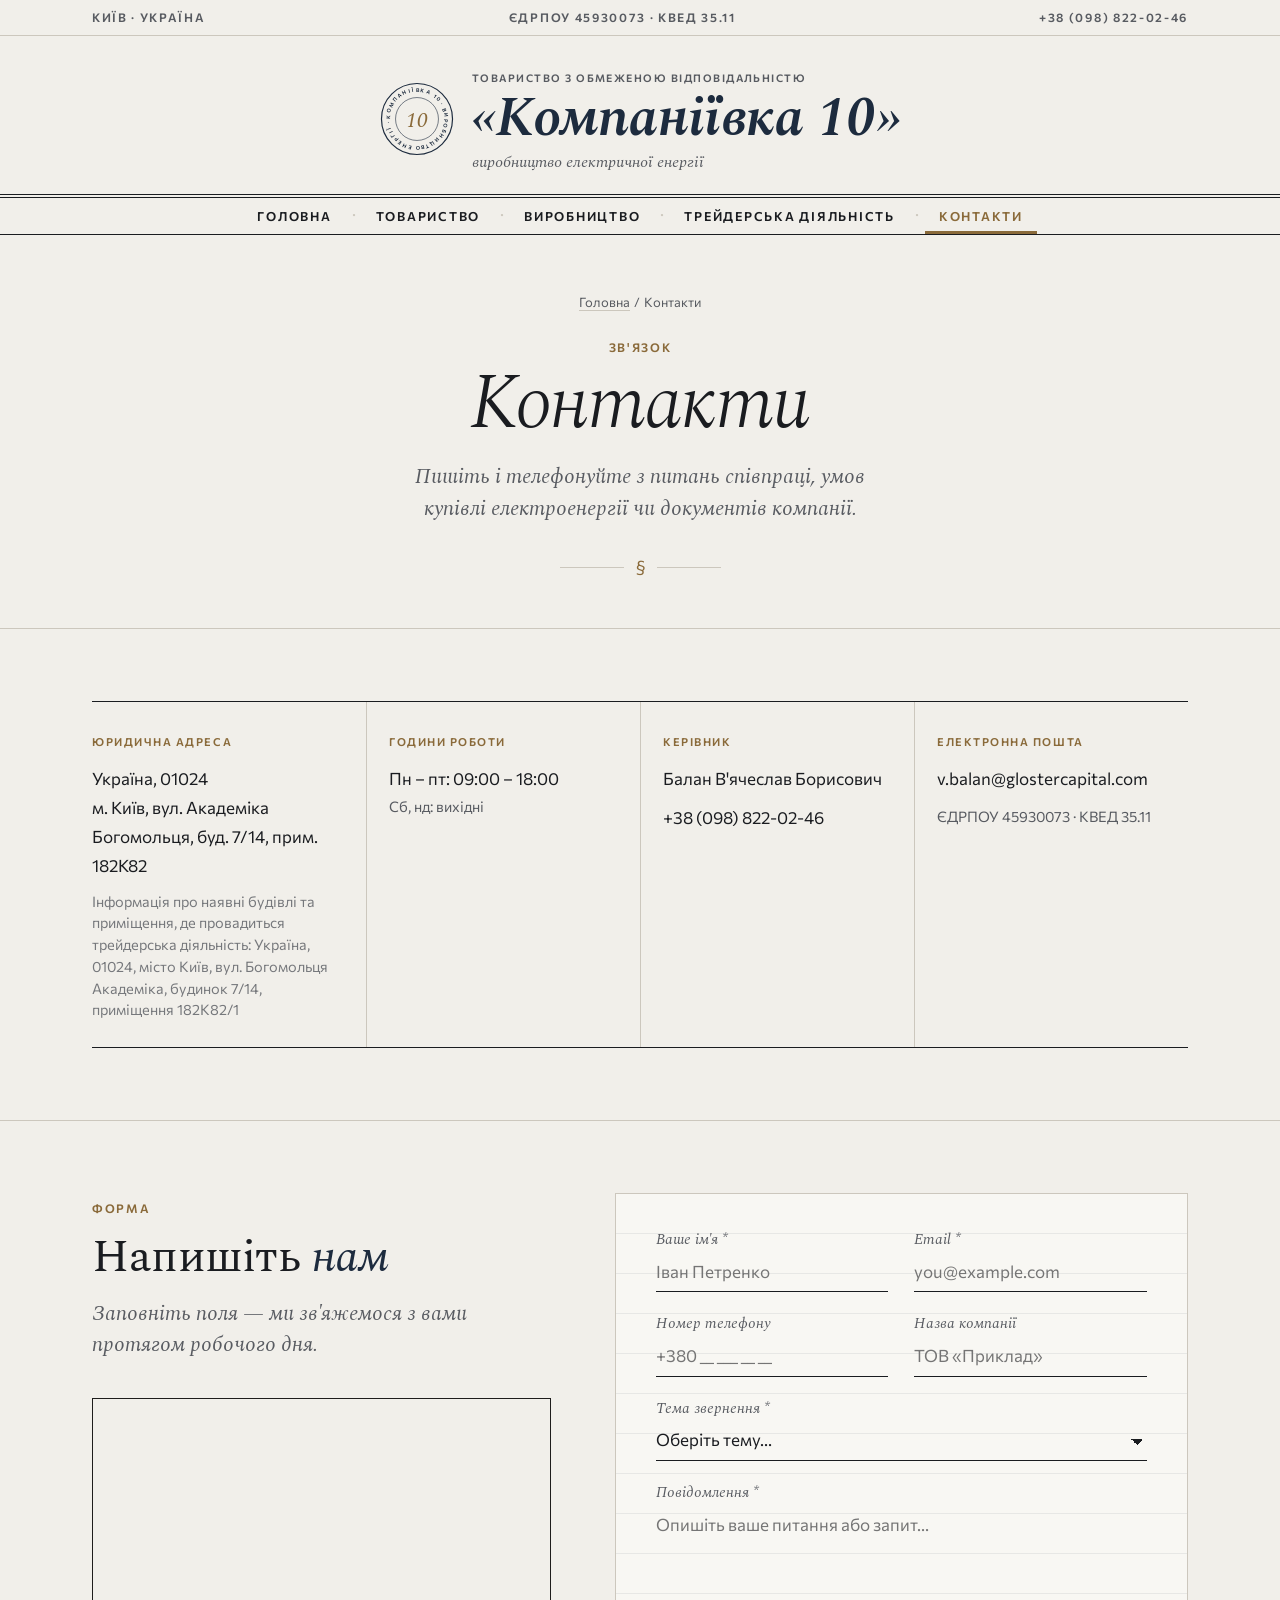
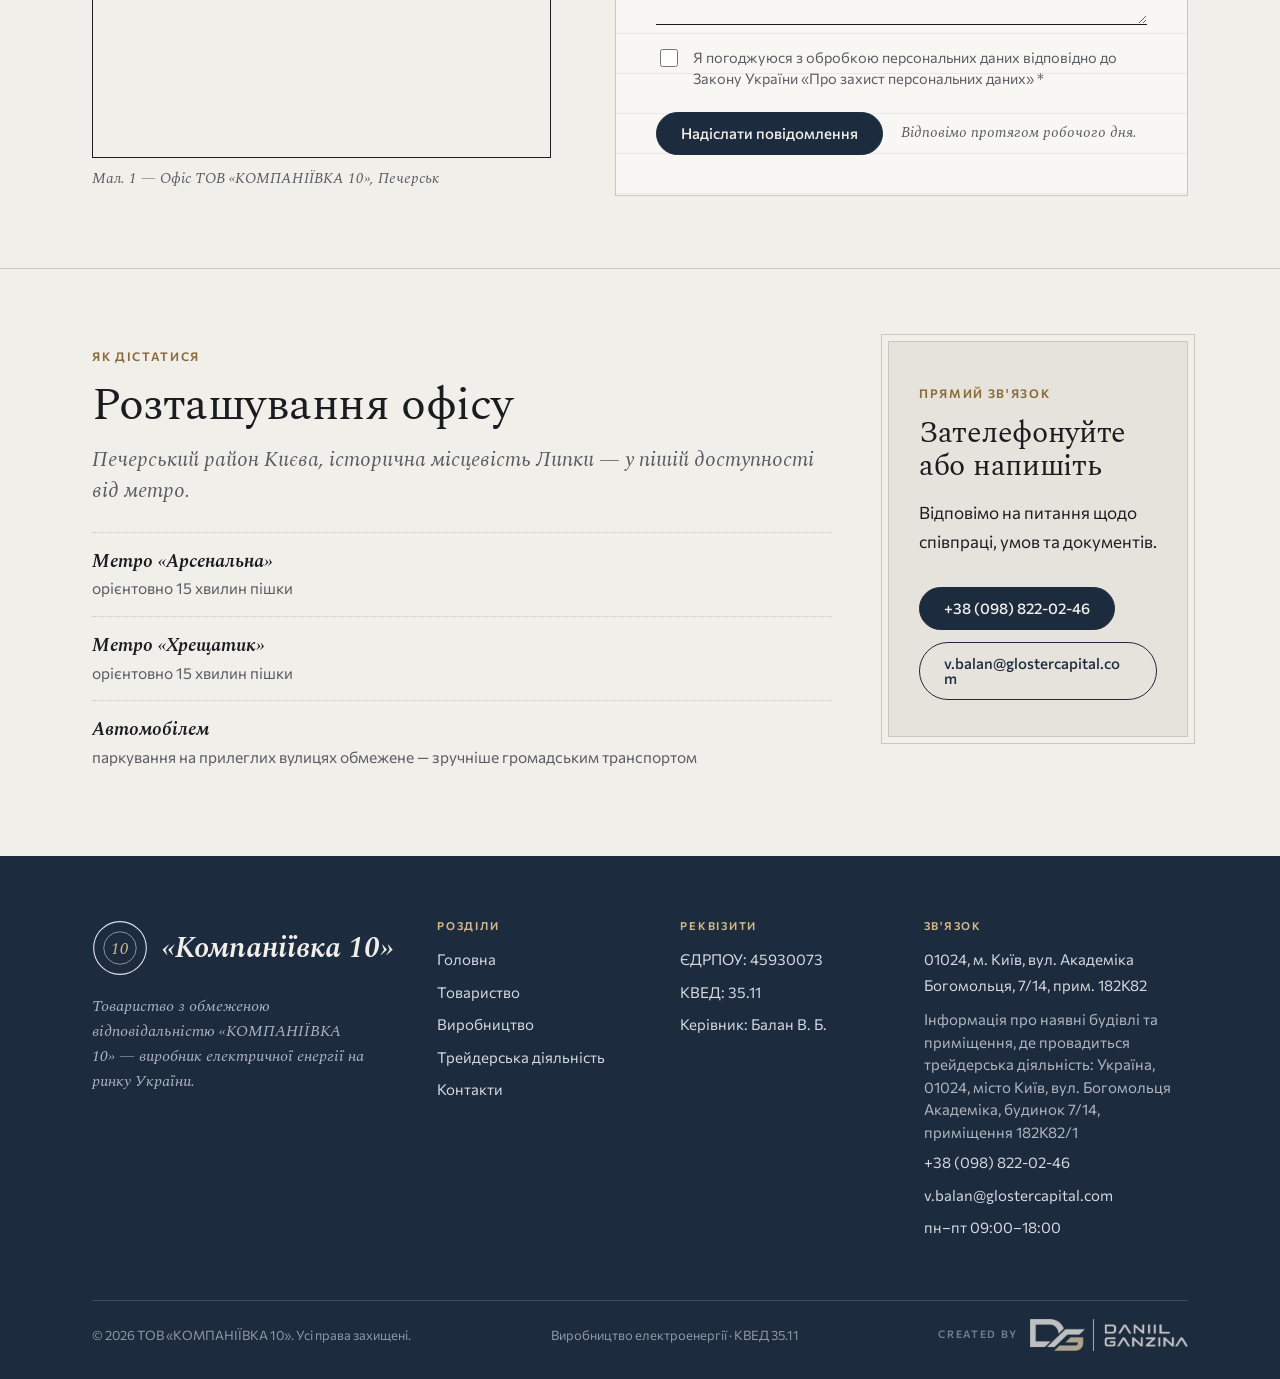
<file: contacts.html>
<!doctype html>
<html lang="uk">
<head>
<meta charset="utf-8">
<meta name="viewport" content="width=device-width, initial-scale=1">
<meta name="robots" content="noindex, nofollow">
<title>Контакти — ТОВ «КОМПАНІЇВКА 10»</title>
<meta name="description" content="Адреса, телефон, email та форма зворотного зв'язку ТОВ «КОМПАНІЇВКА 10». Київ, вул. Академіка Богомольця, 7/14.">
<link rel="icon" href="data:image/svg+xml,%3Csvg xmlns='http://www.w3.org/2000/svg' viewBox='0 0 100 100'%3E%3Ccircle cx='50' cy='50' r='46' fill='%23F1EFEA' stroke='%231D2B3E' stroke-width='6'/%3E%3Ctext x='50' y='65' text-anchor='middle' font-family='Georgia' font-style='italic' font-size='44' fill='%231D2B3E'%3E10%3C/text%3E%3C/svg%3E">
<link rel="preconnect" href="https://fonts.googleapis.com">
<link rel="preconnect" href="https://fonts.gstatic.com" crossorigin>
<link href="https://fonts.googleapis.com/css2?family=Commissioner:wght@400;500;600&family=Spectral:ital,wght@0,300;0,400;0,600;1,300;1,400;1,500;1,600&display=swap" rel="stylesheet">
<link rel="stylesheet" href="assets/k10.css">
</head>
<body>

<div class="topline">
  <div class="wrap sc">
    <span>Київ · Україна</span>
    <span>ЄДРПОУ 45930073 · КВЕД 35.11</span>
    <a href="tel:+380988220246">+38 (098) 822-02-46</a>
  </div>
</div>

<header class="mast">
  <a class="mast__link" href="index.html" aria-label="ТОВ «КОМПАНІЇВКА 10» — на головну">
    <svg class="mast__seal" viewBox="0 0 100 100" aria-hidden="true">
      <defs><path id="seal-c" d="M50,50 m-37,0 a37,37 0 1,1 74,0 a37,37 0 1,1 -74,0"/></defs>
      <circle cx="50" cy="50" r="48" fill="none" stroke="#1D2B3E" stroke-width="1.6"/>
      <circle cx="50" cy="50" r="29" fill="none" stroke="#1D2B3E" stroke-width=".8"/>
      <text font-family="Commissioner, sans-serif" font-size="7" font-weight="600" fill="#1D2B3E"><textPath href="#seal-c" textLength="228" lengthAdjust="spacing">КОМПАНІЇВКА 10 · ВИРОБНИЦТВО ЕНЕРГІЇ ·</textPath></text>
      <text x="50" y="61" text-anchor="middle" font-family="Spectral, Georgia, serif" font-style="italic" font-size="30" fill="#8A6A3A">10</text>
    </svg>
    <span class="mast__words">
      <span class="mast__pre sc">Товариство з обмеженою відповідальністю</span>
      <span class="mast__name" style="display:block">«Компаніївка 10»</span>
      <span class="mast__post">виробництво електричної енергії</span>
    </span>
  </a>
</header>

<nav class="nav" aria-label="Розділи сайту">
  <div class="nav__bar wrap">
    <span class="nav__here"><em>§</em>Контакти</span>
    <button class="burger" type="button" aria-expanded="false" aria-controls="drawer"><span>Меню</span><span class="burger__box" aria-hidden="true"><i></i><i></i><i></i></span></button>
  </div>
  <ul>
    <li><a href="index.html">Головна</a></li>
    <li><a href="about.html">Товариство</a></li>
    <li><a href="production.html">Виробництво</a></li>
    <li><a href="documents.html">Трейдерська діяльність</a></li>
    <li><a href="contacts.html" aria-current="page">Контакти</a></li>
  </ul>
</nav>

<!-- drawer -->
<div class="drawer" id="drawer" aria-hidden="true">
  <div class="wrap drawer__in">
    <div class="drawer__top">
      <a class="drawer__brand" href="index.html">«Компаніївка 10»</a>
      <button class="drawer__close" type="button" aria-label="Закрити меню"><span>Закрити</span><span class="burger__box" aria-hidden="true"><i></i><i></i></span></button>
    </div>
    <ol class="drawer__nav">
      <li><a href="index.html"><span>I.</span>Головна</a></li>
      <li><a href="about.html"><span>II.</span>Товариство</a></li>
      <li><a href="production.html"><span>III.</span>Виробництво</a></li>
      <li><a href="documents.html"><span>IV.</span>Трейдерська діяльність</a></li>
      <li><a href="contacts.html" aria-current="page"><span>V.</span>Контакти</a></li>
    </ol>
    <div class="drawer__foot">
      <span class="sc">Зв'язок</span>
      <a href="tel:+380988220246">+38 (098) 822-02-46</a>
      <a href="mailto:v.balan@glostercapital.com">v.balan@glostercapital.com</a>
      <span>01024, м. Київ, вул. Академіка Богомольця, 7/14, прим. 182К82</span>
      <span class="addr-extra">Інформація про наявні будівлі та приміщення, де провадиться трейдерська діяльність: Україна, 01024, місто Київ, вул. Богомольця Академіка, будинок 7/14, приміщення 182К82/1</span>
    </div>
  </div>
</div>
<!-- /drawer -->

<main>
  <header class="phead">
    <div class="wrap">
      <nav class="crumbs" aria-label="Хлібні крихти"><a href="index.html">Головна</a> &nbsp;/&nbsp; Контакти</nav>
      <span class="sc kicker">Зв'язок</span>
      <h1 class="h1">Контакти</h1>
      <p class="stand">Пишіть і телефонуйте з питань співпраці, умов купівлі електроенергії чи документів компанії.</p>
      <div class="orn" aria-hidden="true">§</div>
    </div>
  </header>

  <section class="section">
    <div class="wrap">
      <div class="letterhead">
        <div><span class="sc">Юридична адреса</span><p>Україна, 01024<br>м. Київ, вул. Академіка Богомольця, буд. 7/14, прим. 182К82</p><small class="addr-extra">Інформація про наявні будівлі та приміщення, де провадиться трейдерська діяльність: Україна, 01024, місто Київ, вул. Богомольця Академіка, будинок 7/14, приміщення 182К82/1</small></div>
        <div><span class="sc">Години роботи</span><p>Пн – пт: 09:00 – 18:00</p><small>Сб, нд: вихідні</small></div>
        <div><span class="sc">Керівник</span><p>Балан В'ячеслав Борисович</p><a href="tel:+380988220246">+38 (098) 822-02-46</a></div>
        <div><span class="sc">Електронна пошта</span><a href="mailto:v.balan@glostercapital.com">v.balan@glostercapital.com</a><small style="margin-top:10px">ЄДРПОУ 45930073 · КВЕД 35.11</small></div>
      </div>
    </div>
  </section>

  <section class="section" id="lyst">
    <div class="wrap contact-grid">
      <div>
        <span class="sc kicker">Форма</span>
        <h2 class="h2" style="margin-top:10px">Напишіть <em>нам</em></h2>
        <p class="stand" style="margin-top:16px">Заповніть поля — ми зв'яжемося з вами протягом робочого дня.</p>
        <figure class="figure" style="margin-top:36px">
          <iframe title="Карта: Київ, вул. Академіка Богомольця, 7/14" loading="lazy" referrerpolicy="no-referrer-when-downgrade" src="https://maps.google.com/maps?q=%D0%9A%D0%B8%D1%97%D0%B2%2C%20%D0%B2%D1%83%D0%BB.%20%D0%90%D0%BA%D0%B0%D0%B4%D0%B5%D0%BC%D1%96%D0%BA%D0%B0%20%D0%91%D0%BE%D0%B3%D0%BE%D0%BC%D0%BE%D0%BB%D1%8C%D1%86%D1%8F%2C%207%2F14&amp;z=15&amp;output=embed"></iframe>
          <figcaption>Мал. 1 — Офіс ТОВ «КОМПАНІЇВКА 10», Печерськ</figcaption>
        </figure>
      </div>

      <form class="form" id="lyst-form" action="https://formspree.io/f/xkjovzol" method="POST">
        <input type="hidden" name="_subject" value="ТОВ «КОМПАНІЇВКА 10» — звернення з сайту">
        <input type="text" name="_gotcha" tabindex="-1" autocomplete="off" style="display:none">
        <div class="field">
          <label for="name">Ваше ім'я *</label>
          <input id="name" name="name" type="text" placeholder="Іван Петренко" required autocomplete="name">
        </div>
        <div class="field">
          <label for="email">Email *</label>
          <input id="email" name="email" type="email" placeholder="you@example.com" required autocomplete="email">
        </div>
        <div class="field">
          <label for="phone">Номер телефону</label>
          <input id="phone" name="phone" type="tel" placeholder="+380 __ ___ __ __" autocomplete="tel">
        </div>
        <div class="field">
          <label for="company">Назва компанії</label>
          <input id="company" name="company" type="text" placeholder="ТОВ «Приклад»" autocomplete="organization">
        </div>
        <div class="field field--full">
          <label for="topic">Тема звернення *</label>
          <select id="topic" name="topic" required>
            <option value="">Оберіть тему…</option>
            <option>Консультація</option>
            <option>Купівля електроенергії</option>
            <option>Співпраця</option>
            <option>Документи та реквізити</option>
            <option>Інше</option>
          </select>
        </div>
        <div class="field field--full">
          <label for="message">Повідомлення *</label>
          <textarea id="message" name="message" placeholder="Опишіть ваше питання або запит…" required></textarea>
        </div>
        <label class="check"><input type="checkbox" name="consent" value="Так" required> Я погоджуюся з обробкою персональних даних відповідно до Закону України «Про захист персональних даних» *</label>
        <div class="form__foot">
          <button class="btn" type="submit">Надіслати повідомлення</button>
          <span class="form__note">Відповімо протягом робочого дня.</span>
        </div>
        <div class="form__ok" role="status" aria-live="polite"></div>
      </form>
    </div>
  </section>

  <section class="section">
    <div class="wrap about">
      <div>
        <span class="sc kicker">Як дістатися</span>
        <h2 class="h2" style="margin-top:10px">Розташування офісу</h2>
        <p class="stand" style="margin-top:14px">Печерський район Києва, історична місцевість Липки — у пішій доступності від метро.</p>
        <ul class="routes">
          <li><b>Метро «Арсенальна»</b><span>орієнтовно 15 хвилин пішки</span></li>
          <li><b>Метро «Хрещатик»</b><span>орієнтовно 15 хвилин пішки</span></li>
          <li><b>Автомобілем</b><span>паркування на прилеглих вулицях обмежене — зручніше громадським транспортом</span></li>
        </ul>
      </div>
      <div class="letter" style="padding:36px 30px;margin:0">
        <span class="sc kicker">Прямий зв'язок</span>
        <h2 class="h2" style="font-size:30px">Зателефонуйте або напишіть</h2>
        <p>Відповімо на питання щодо співпраці, умов та документів.</p>
        <div class="btns" style="flex-direction:column;align-items:flex-start">
          <a class="btn" href="tel:+380988220246">+38 (098) 822-02-46</a>
          <a class="btn btn--line" href="mailto:v.balan@glostercapital.com">v.balan@glostercapital.com</a>
        </div>
      </div>
    </div>
  </section>
</main>

<footer class="foot">
  <div class="wrap">
    <div class="foot__grid">
      <div>
        <a class="foot__brand" href="index.html">
          <svg viewBox="0 0 100 100" aria-hidden="true"><circle cx="50" cy="50" r="47" fill="none" stroke="#FFFFFF" stroke-opacity=".85" stroke-width="2"/><circle cx="50" cy="50" r="29" fill="none" stroke="#FFFFFF" stroke-opacity=".85" stroke-width="1"/><text x="50" y="61" text-anchor="middle" font-family="Spectral, Georgia, serif" font-style="italic" font-size="30" fill="#D3B78C">10</text></svg>
          <span>«Компаніївка 10»</span>
        </a>
        <p class="foot__about">Товариство з обмеженою відповідальністю «КОМПАНІЇВКА 10» — виробник електричної енергії на ринку України.</p>
      </div>
      <div>
        <h4>Розділи</h4>
        <ul>
          <li><a href="index.html">Головна</a></li>
          <li><a href="about.html">Товариство</a></li>
          <li><a href="production.html">Виробництво</a></li>
          <li><a href="documents.html">Трейдерська діяльність</a></li>
          <li><a href="contacts.html">Контакти</a></li>
        </ul>
      </div>
      <div>
        <h4>Реквізити</h4>
        <ul>
          <li>ЄДРПОУ: 45930073</li>
          <li>КВЕД: 35.11</li>
          <li>Керівник: Балан В. Б.</li>
        </ul>
      </div>
      <div>
        <h4>Зв'язок</h4>
        <ul>
          <li>01024, м. Київ, вул. Академіка Богомольця, 7/14, прим. 182К82</li>
          <li class="addr-extra">Інформація про наявні будівлі та приміщення, де провадиться трейдерська діяльність: Україна, 01024, місто Київ, вул. Богомольця Академіка, будинок 7/14, приміщення 182К82/1</li>
          <li><a href="tel:+380988220246">+38 (098) 822-02-46</a></li>
          <li><a href="mailto:v.balan@glostercapital.com">v.balan@glostercapital.com</a></li>
          <li>пн–пт 09:00–18:00</li>
        </ul>
      </div>
    </div>
    <div class="colophon">
      <span>© 2026 ТОВ «КОМПАНІЇВКА 10». Усі права захищені.</span>
      <span>Виробництво електроенергії · КВЕД 35.11</span>
      <a class="credit" href="https://shiny3q.github.io/DANIIL-GANZINA/" target="_blank" rel="noopener">
        <span>Created by</span>
        <img src="assets/daniil-ganzina.png" alt="Daniil Ganzina" width="158" height="32" loading="lazy">
      </a>
    </div>
  </div>
</footer>

<script src="assets/k10.js"></script>
</body>
</html>
</file>
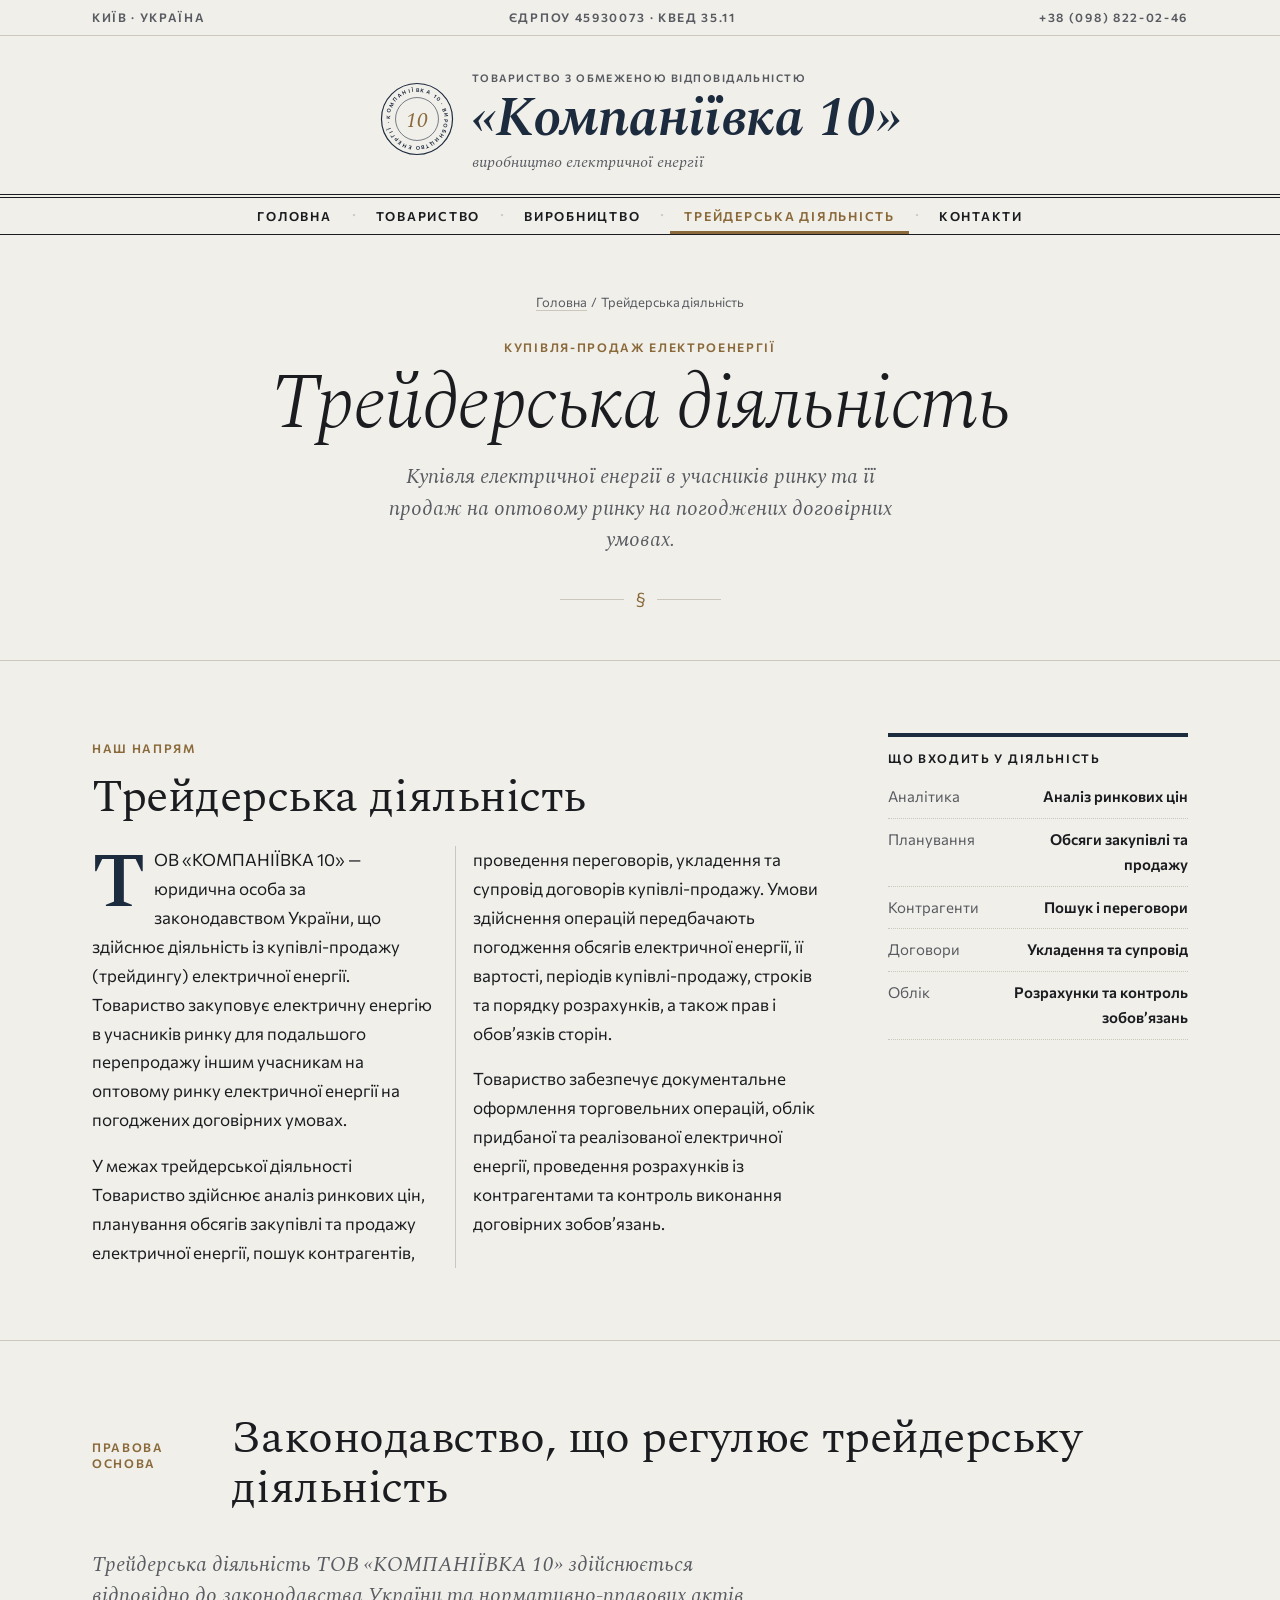
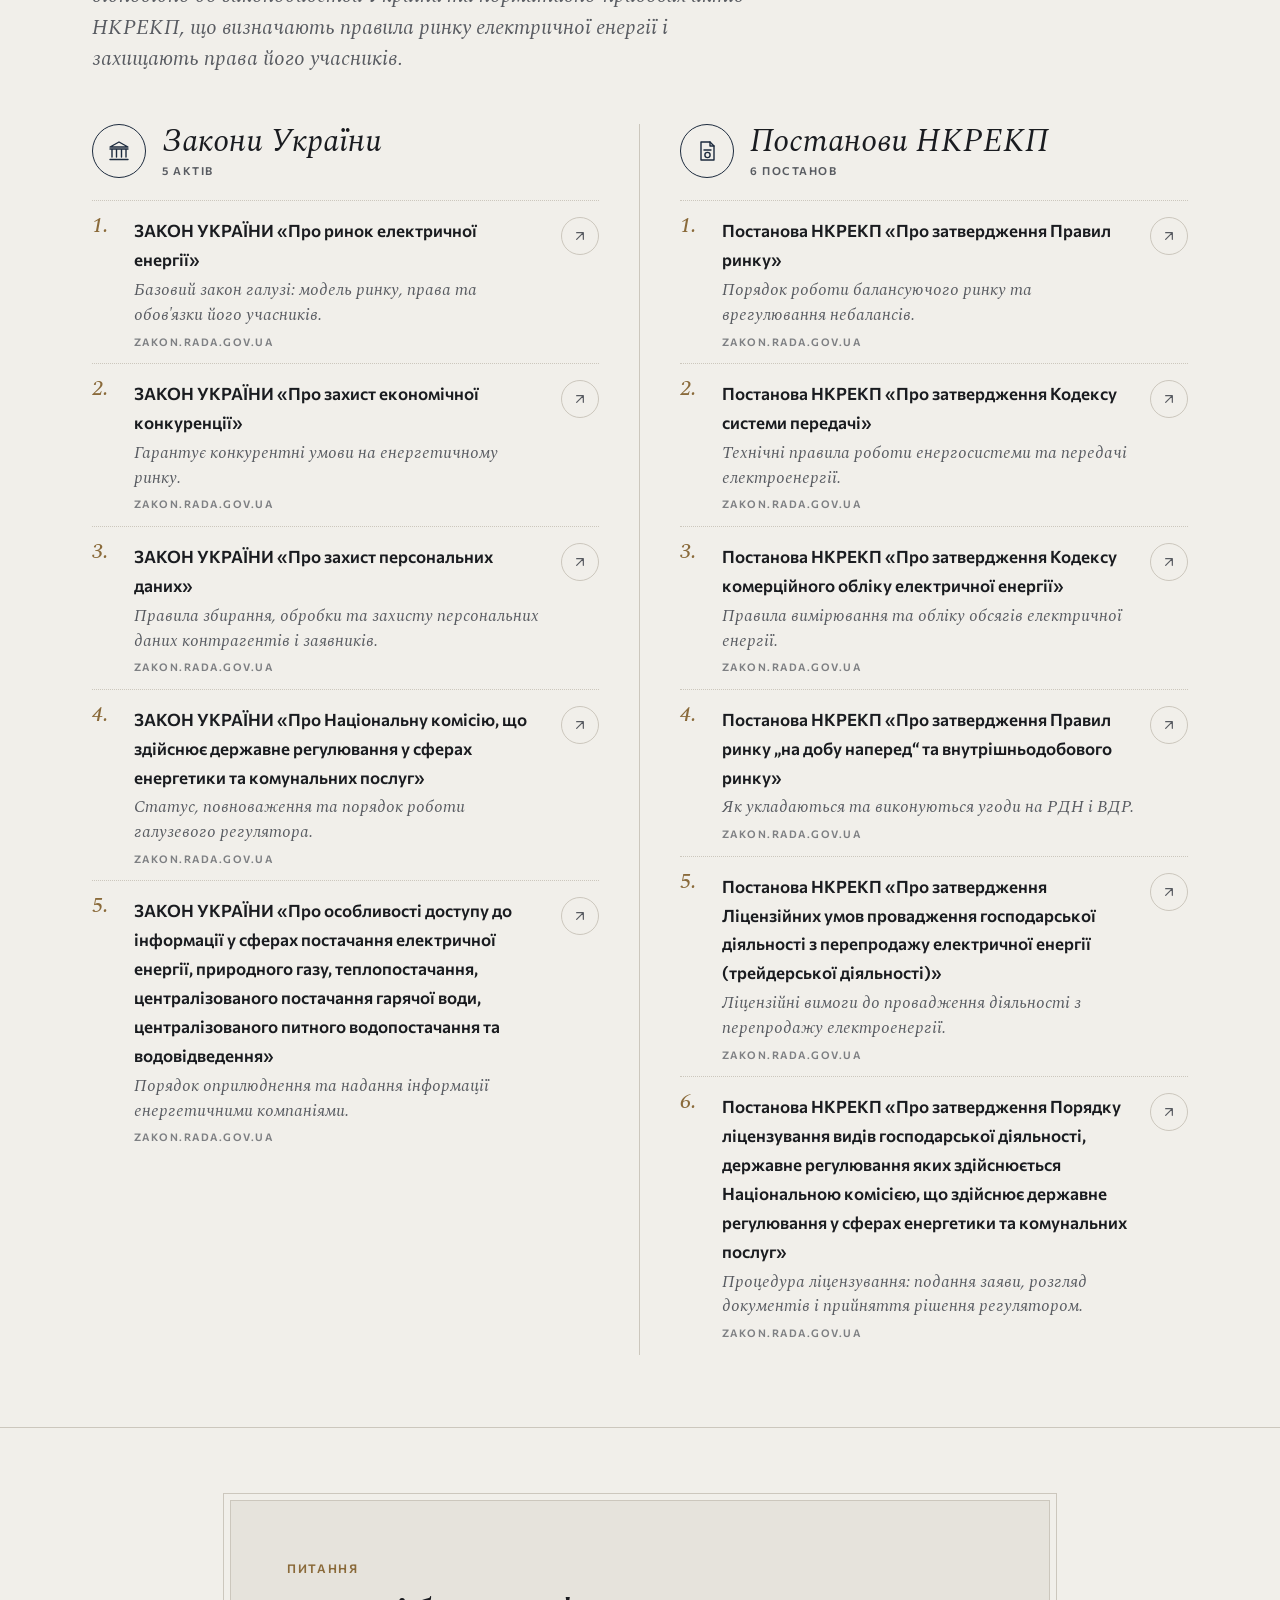
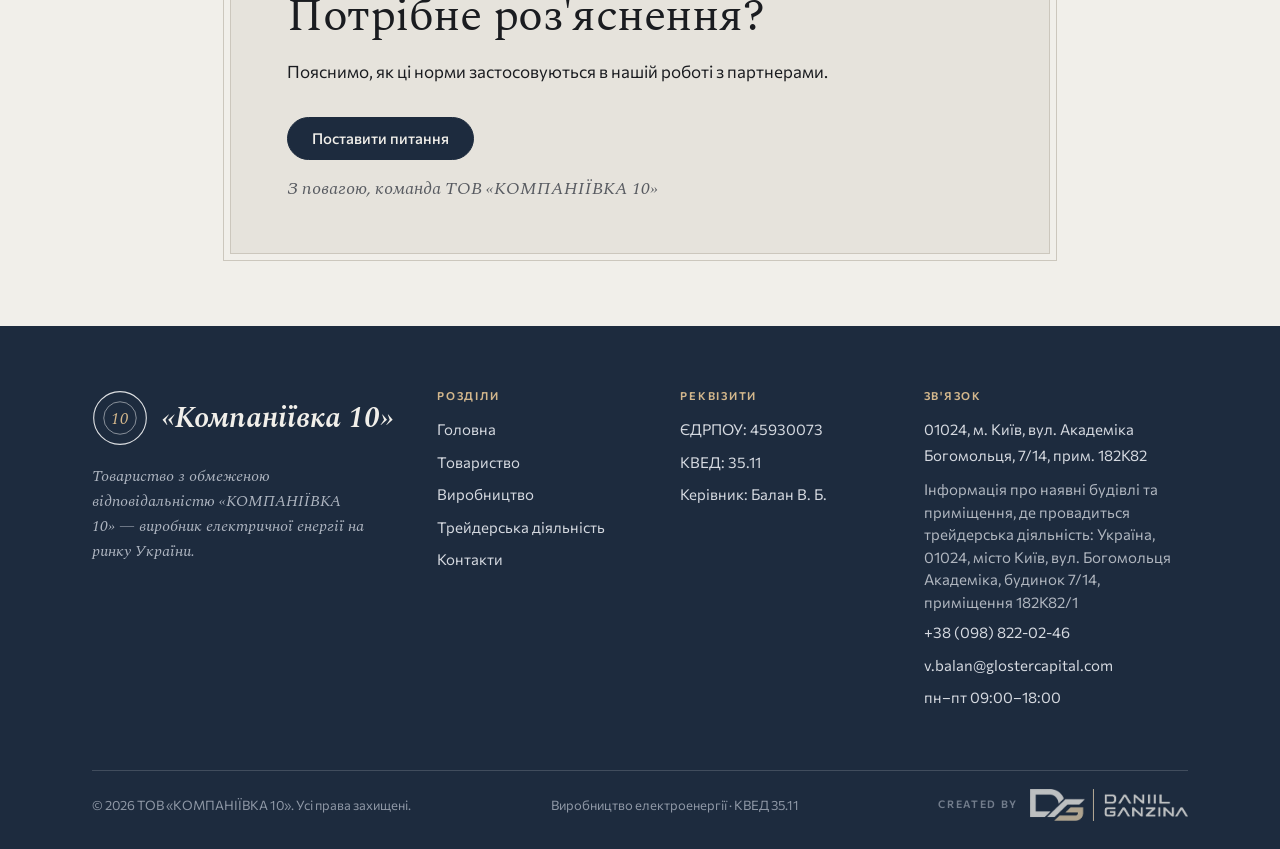
<file: documents.html>
<!doctype html>
<html lang="uk">
<head>
<meta charset="utf-8">
<meta name="viewport" content="width=device-width, initial-scale=1">
<meta name="robots" content="noindex, nofollow">
<title>Трейдерська діяльність — ТОВ «КОМПАНІЇВКА 10»</title>
<meta name="description" content="Трейдерська діяльність ТОВ «КОМПАНІЇВКА 10»: купівля-продаж електричної енергії на оптовому ринку та законодавство, що її регулює.">
<link rel="icon" href="data:image/svg+xml,%3Csvg xmlns='http://www.w3.org/2000/svg' viewBox='0 0 100 100'%3E%3Ccircle cx='50' cy='50' r='46' fill='%23F1EFEA' stroke='%231D2B3E' stroke-width='6'/%3E%3Ctext x='50' y='65' text-anchor='middle' font-family='Georgia' font-style='italic' font-size='44' fill='%231D2B3E'%3E10%3C/text%3E%3C/svg%3E">
<link rel="preconnect" href="https://fonts.googleapis.com">
<link rel="preconnect" href="https://fonts.gstatic.com" crossorigin>
<link href="https://fonts.googleapis.com/css2?family=Commissioner:wght@400;500;600&family=Spectral:ital,wght@0,300;0,400;0,600;1,300;1,400;1,500;1,600&display=swap" rel="stylesheet">
<link rel="stylesheet" href="assets/k10.css">
</head>
<body>

<div class="topline">
  <div class="wrap sc">
    <span>Київ · Україна</span>
    <span>ЄДРПОУ 45930073 · КВЕД 35.11</span>
    <a href="tel:+380988220246">+38 (098) 822-02-46</a>
  </div>
</div>

<header class="mast">
  <a class="mast__link" href="index.html" aria-label="ТОВ «КОМПАНІЇВКА 10» — на головну">
    <svg class="mast__seal" viewBox="0 0 100 100" aria-hidden="true">
      <defs><path id="seal-c" d="M50,50 m-37,0 a37,37 0 1,1 74,0 a37,37 0 1,1 -74,0"/></defs>
      <circle cx="50" cy="50" r="48" fill="none" stroke="#1D2B3E" stroke-width="1.6"/>
      <circle cx="50" cy="50" r="29" fill="none" stroke="#1D2B3E" stroke-width=".8"/>
      <text font-family="Commissioner, sans-serif" font-size="7" font-weight="600" fill="#1D2B3E"><textPath href="#seal-c" textLength="228" lengthAdjust="spacing">КОМПАНІЇВКА 10 · ВИРОБНИЦТВО ЕНЕРГІЇ ·</textPath></text>
      <text x="50" y="61" text-anchor="middle" font-family="Spectral, Georgia, serif" font-style="italic" font-size="30" fill="#8A6A3A">10</text>
    </svg>
    <span class="mast__words">
      <span class="mast__pre sc">Товариство з обмеженою відповідальністю</span>
      <span class="mast__name" style="display:block">«Компаніївка 10»</span>
      <span class="mast__post">виробництво електричної енергії</span>
    </span>
  </a>
</header>

<nav class="nav" aria-label="Розділи сайту">
  <div class="nav__bar wrap">
    <span class="nav__here"><em>§</em>Трейдерська діяльність</span>
    <button class="burger" type="button" aria-expanded="false" aria-controls="drawer"><span>Меню</span><span class="burger__box" aria-hidden="true"><i></i><i></i><i></i></span></button>
  </div>
  <ul>
    <li><a href="index.html">Головна</a></li>
    <li><a href="about.html">Товариство</a></li>
    <li><a href="production.html">Виробництво</a></li>
    <li><a href="documents.html" aria-current="page">Трейдерська діяльність</a></li>
    <li><a href="contacts.html">Контакти</a></li>
  </ul>
</nav>

<!-- drawer -->
<div class="drawer" id="drawer" aria-hidden="true">
  <div class="wrap drawer__in">
    <div class="drawer__top">
      <a class="drawer__brand" href="index.html">«Компаніївка 10»</a>
      <button class="drawer__close" type="button" aria-label="Закрити меню"><span>Закрити</span><span class="burger__box" aria-hidden="true"><i></i><i></i></span></button>
    </div>
    <ol class="drawer__nav">
      <li><a href="index.html"><span>I.</span>Головна</a></li>
      <li><a href="about.html"><span>II.</span>Товариство</a></li>
      <li><a href="production.html"><span>III.</span>Виробництво</a></li>
      <li><a href="documents.html" aria-current="page"><span>IV.</span>Трейдерська діяльність</a></li>
      <li><a href="contacts.html"><span>V.</span>Контакти</a></li>
    </ol>
    <div class="drawer__foot">
      <span class="sc">Зв'язок</span>
      <a href="tel:+380988220246">+38 (098) 822-02-46</a>
      <a href="mailto:v.balan@glostercapital.com">v.balan@glostercapital.com</a>
      <span>01024, м. Київ, вул. Академіка Богомольця, 7/14, прим. 182К82</span>
      <span class="addr-extra">Інформація про наявні будівлі та приміщення, де провадиться трейдерська діяльність: Україна, 01024, місто Київ, вул. Богомольця Академіка, будинок 7/14, приміщення 182К82/1</span>
    </div>
  </div>
</div>
<!-- /drawer -->

<main>
  <header class="phead">
    <div class="wrap">
      <nav class="crumbs" aria-label="Хлібні крихти"><a href="index.html">Головна</a> &nbsp;/&nbsp; Трейдерська діяльність</nav>
      <span class="sc kicker">Купівля-продаж електроенергії</span>
      <h1 class="h1">Трейдерська діяльність</h1>
      <p class="stand">Купівля електричної енергії в учасників ринку та її продаж на оптовому ринку на погоджених договірних умовах.</p>
      <div class="orn" aria-hidden="true">§</div>
    </div>
  </header>

  <section class="section">
    <div class="wrap about">
      <div>
        <span class="sc kicker">Наш напрям</span>
        <h2 class="h2" style="margin-top:10px">Трейдерська діяльність</h2>
        <div class="body" style="margin-top:24px;max-width:66ch">
          <p class="drop">ТОВ «КОМПАНІЇВКА 10» — юридична особа за законодавством України, що здійснює діяльність із купівлі-продажу (трейдингу) електричної енергії. Товариство закуповує електричну енергію в учасників ринку для подальшого перепродажу іншим учасникам на оптовому ринку електричної енергії на погоджених договірних умовах.</p>
          <p>У межах трейдерської діяльності Товариство здійснює аналіз ринкових цін, планування обсягів закупівлі та продажу електричної енергії, пошук контрагентів, проведення переговорів, укладення та супровід договорів купівлі-продажу. Умови здійснення операцій передбачають погодження обсягів електричної енергії, її вартості, періодів купівлі-продажу, строків та порядку розрахунків, а також прав і обов’язків сторін.</p>
          <p>Товариство забезпечує документальне оформлення торговельних операцій, облік придбаної та реалізованої електричної енергії, проведення розрахунків із контрагентами та контроль виконання договірних зобов’язань.</p>
        </div>
      </div>
      <div class="note" style="margin-top:0">
        <h3>Що входить у діяльність</h3>
        <dl>
          <div><dt>Аналітика</dt><dd>Аналіз ринкових цін</dd></div>
          <div><dt>Планування</dt><dd>Обсяги закупівлі та продажу</dd></div>
          <div><dt>Контрагенти</dt><dd>Пошук і переговори</dd></div>
          <div><dt>Договори</dt><dd>Укладення та супровід</dd></div>
          <div><dt>Облік</dt><dd>Розрахунки та контроль зобов’язань</dd></div>
        </dl>
      </div>
    </div>
  </section>

  <section class="section">
    <div class="wrap">
      <div class="sec-head"><span class="sc kicker">Правова основа</span><h2 class="h2">Законодавство, що регулює трейдерську діяльність</h2></div>
      <p class="stand" style="max-width:62ch;margin:0 0 48px">Трейдерська діяльність ТОВ «КОМПАНІЇВКА 10» здійснюється відповідно до законодавства України та нормативно-правових актів НКРЕКП, що визначають правила ринку електричної енергії і захищають права його учасників.</p>
      <div class="biblio">
        <div>
          <div class="biblio__head"><span class="biblio__ico"><svg viewBox="0 0 24 24" aria-hidden="true"><path d="M12 3l9 5H3z"/><path d="M3 10h18M5 10v8M9.5 10v8M14.5 10v8M19 10v8M3 20.5h18"/></svg></span><div><h2>Закони України</h2><span class="sc">5 актів</span></div></div>
          <ol>
            <li><a class="doc" href="https://zakon.rada.gov.ua/laws/show/2019-19" target="_blank" rel="noopener">
              <span><b>ЗАКОН УКРАЇНИ «Про ринок електричної енергії»</b><i>Базовий закон галузі: модель ринку, права та обов'язки його учасників.</i><small>zakon.rada.gov.ua</small></span>
              <span class="doc__go" aria-hidden="true"><svg viewBox="0 0 24 24"><path d="M7 17L17 7M17 7H7M17 7v10"/></svg></span>
            </a></li>
            <li><a class="doc" href="https://zakon.rada.gov.ua/laws/show/2210-14" target="_blank" rel="noopener">
              <span><b>ЗАКОН УКРАЇНИ «Про захист економічної конкуренції»</b><i>Гарантує конкурентні умови на енергетичному ринку.</i><small>zakon.rada.gov.ua</small></span>
              <span class="doc__go" aria-hidden="true"><svg viewBox="0 0 24 24"><path d="M7 17L17 7M17 7H7M17 7v10"/></svg></span>
            </a></li>
            <li><a class="doc" href="https://zakon.rada.gov.ua/laws/show/2297-17" target="_blank" rel="noopener">
              <span><b>ЗАКОН УКРАЇНИ «Про захист персональних даних»</b><i>Правила збирання, обробки та захисту персональних даних контрагентів і заявників.</i><small>zakon.rada.gov.ua</small></span>
              <span class="doc__go" aria-hidden="true"><svg viewBox="0 0 24 24"><path d="M7 17L17 7M17 7H7M17 7v10"/></svg></span>
            </a></li>
            <li><a class="doc" href="https://zakon.rada.gov.ua/laws/show/1540-19" target="_blank" rel="noopener">
              <span><b>ЗАКОН УКРАЇНИ «Про Національну комісію, що здійснює державне регулювання у сферах енергетики та комунальних послуг»</b><i>Статус, повноваження та порядок роботи галузевого регулятора.</i><small>zakon.rada.gov.ua</small></span>
              <span class="doc__go" aria-hidden="true"><svg viewBox="0 0 24 24"><path d="M7 17L17 7M17 7H7M17 7v10"/></svg></span>
            </a></li>
            <li><a class="doc" href="https://zakon.rada.gov.ua/laws/show/887-19" target="_blank" rel="noopener">
              <span><b>ЗАКОН УКРАЇНИ «Про особливості доступу до інформації у сферах постачання електричної енергії, природного газу, теплопостачання, централізованого постачання гарячої води, централізованого питного водопостачання та водовідведення»</b><i>Порядок оприлюднення та надання інформації енергетичними компаніями.</i><small>zakon.rada.gov.ua</small></span>
              <span class="doc__go" aria-hidden="true"><svg viewBox="0 0 24 24"><path d="M7 17L17 7M17 7H7M17 7v10"/></svg></span>
            </a></li>
          </ol>
        </div>
        <div>
          <div class="biblio__head"><span class="biblio__ico"><svg viewBox="0 0 24 24" aria-hidden="true"><path d="M6 3h9l4 4v14H6z"/><path d="M15 3v4h4M9 11h7"/><circle cx="12.5" cy="16" r="2.6"/></svg></span><div><h2>Постанови НКРЕКП</h2><span class="sc">6 постанов</span></div></div>
          <ol>
            <li><a class="doc" href="https://zakon.rada.gov.ua/laws/show/v0307874-18#Text" target="_blank" rel="noopener">
              <span><b>Постанова НКРЕКП «Про затвердження Правил ринку»</b><i>Порядок роботи балансуючого ринку та врегулювання небалансів.</i><small>zakon.rada.gov.ua</small></span>
              <span class="doc__go" aria-hidden="true"><svg viewBox="0 0 24 24"><path d="M7 17L17 7M17 7H7M17 7v10"/></svg></span>
            </a></li>
            <li><a class="doc" href="https://zakon.rada.gov.ua/laws/show/v0309874-18#Text" target="_blank" rel="noopener">
              <span><b>Постанова НКРЕКП «Про затвердження Кодексу системи передачі»</b><i>Технічні правила роботи енергосистеми та передачі електроенергії.</i><small>zakon.rada.gov.ua</small></span>
              <span class="doc__go" aria-hidden="true"><svg viewBox="0 0 24 24"><path d="M7 17L17 7M17 7H7M17 7v10"/></svg></span>
            </a></li>
            <li><a class="doc" href="https://zakon.rada.gov.ua/laws/show/v0311874-18#Text" target="_blank" rel="noopener">
              <span><b>Постанова НКРЕКП «Про затвердження Кодексу комерційного обліку електричної енергії»</b><i>Правила вимірювання та обліку обсягів електричної енергії.</i><small>zakon.rada.gov.ua</small></span>
              <span class="doc__go" aria-hidden="true"><svg viewBox="0 0 24 24"><path d="M7 17L17 7M17 7H7M17 7v10"/></svg></span>
            </a></li>
            <li><a class="doc" href="https://zakon.rada.gov.ua/laws/show/v0308874-18#Text" target="_blank" rel="noopener">
              <span><b>Постанова НКРЕКП «Про затвердження Правил ринку „на добу наперед“ та внутрішньодобового ринку»</b><i>Як укладаються та виконуються угоди на РДН і ВДР.</i><small>zakon.rada.gov.ua</small></span>
              <span class="doc__go" aria-hidden="true"><svg viewBox="0 0 24 24"><path d="M7 17L17 7M17 7H7M17 7v10"/></svg></span>
            </a></li>
            <li><a class="doc" href="https://zakon.rada.gov.ua/laws/show/v1468874-17#Text" target="_blank" rel="noopener">
              <span><b>Постанова НКРЕКП «Про затвердження Ліцензійних умов провадження господарської діяльності з перепродажу електричної енергії (трейдерської діяльності)»</b><i>Ліцензійні вимоги до провадження діяльності з перепродажу електроенергії.</i><small>zakon.rada.gov.ua</small></span>
              <span class="doc__go" aria-hidden="true"><svg viewBox="0 0 24 24"><path d="M7 17L17 7M17 7H7M17 7v10"/></svg></span>
            </a></li>
            <li><a class="doc" href="https://zakon.rada.gov.ua/laws/show/v0548874-20/ed20210211#Text" target="_blank" rel="noopener">
              <span><b>Постанова НКРЕКП «Про затвердження Порядку ліцензування видів господарської діяльності, державне регулювання яких здійснюється Національною комісією, що здійснює державне регулювання у сферах енергетики та комунальних послуг»</b><i>Процедура ліцензування: подання заяви, розгляд документів і прийняття рішення регулятором.</i><small>zakon.rada.gov.ua</small></span>
              <span class="doc__go" aria-hidden="true"><svg viewBox="0 0 24 24"><path d="M7 17L17 7M17 7H7M17 7v10"/></svg></span>
            </a></li>
          </ol>
        </div>
      </div>

    </div>
  </section>

  <section class="section">
    <div class="wrap">
      <div class="letter">
        <span class="sc kicker">Питання</span>
        <h2 class="h2">Потрібне роз'яснення?</h2>
        <p>Пояснимо, як ці норми застосовуються в нашій роботі з партнерами.</p>
        <div class="btns">
          <a class="btn" href="contacts.html#lyst">Поставити питання</a>
        </div>
        <p class="letter__sign">З повагою, команда ТОВ «КОМПАНІЇВКА 10»</p>
      </div>
    </div>
  </section>
</main>

<footer class="foot">
  <div class="wrap">
    <div class="foot__grid">
      <div>
        <a class="foot__brand" href="index.html">
          <svg viewBox="0 0 100 100" aria-hidden="true"><circle cx="50" cy="50" r="47" fill="none" stroke="#FFFFFF" stroke-opacity=".85" stroke-width="2"/><circle cx="50" cy="50" r="29" fill="none" stroke="#FFFFFF" stroke-opacity=".85" stroke-width="1"/><text x="50" y="61" text-anchor="middle" font-family="Spectral, Georgia, serif" font-style="italic" font-size="30" fill="#D3B78C">10</text></svg>
          <span>«Компаніївка 10»</span>
        </a>
        <p class="foot__about">Товариство з обмеженою відповідальністю «КОМПАНІЇВКА 10» — виробник електричної енергії на ринку України.</p>
      </div>
      <div>
        <h4>Розділи</h4>
        <ul>
          <li><a href="index.html">Головна</a></li>
          <li><a href="about.html">Товариство</a></li>
          <li><a href="production.html">Виробництво</a></li>
          <li><a href="documents.html">Трейдерська діяльність</a></li>
          <li><a href="contacts.html">Контакти</a></li>
        </ul>
      </div>
      <div>
        <h4>Реквізити</h4>
        <ul>
          <li>ЄДРПОУ: 45930073</li>
          <li>КВЕД: 35.11</li>
          <li>Керівник: Балан В. Б.</li>
        </ul>
      </div>
      <div>
        <h4>Зв'язок</h4>
        <ul>
          <li>01024, м. Київ, вул. Академіка Богомольця, 7/14, прим. 182К82</li>
          <li class="addr-extra">Інформація про наявні будівлі та приміщення, де провадиться трейдерська діяльність: Україна, 01024, місто Київ, вул. Богомольця Академіка, будинок 7/14, приміщення 182К82/1</li>
          <li><a href="tel:+380988220246">+38 (098) 822-02-46</a></li>
          <li><a href="mailto:v.balan@glostercapital.com">v.balan@glostercapital.com</a></li>
          <li>пн–пт 09:00–18:00</li>
        </ul>
      </div>
    </div>
    <div class="colophon">
      <span>© 2026 ТОВ «КОМПАНІЇВКА 10». Усі права захищені.</span>
      <span>Виробництво електроенергії · КВЕД 35.11</span>
      <a class="credit" href="https://shiny3q.github.io/DANIIL-GANZINA/" target="_blank" rel="noopener">
        <span>Created by</span>
        <img src="assets/daniil-ganzina.png" alt="Daniil Ganzina" width="158" height="32" loading="lazy">
      </a>
    </div>
  </div>
</footer>

<script src="assets/k10.js"></script>
</body>
</html>
</file>
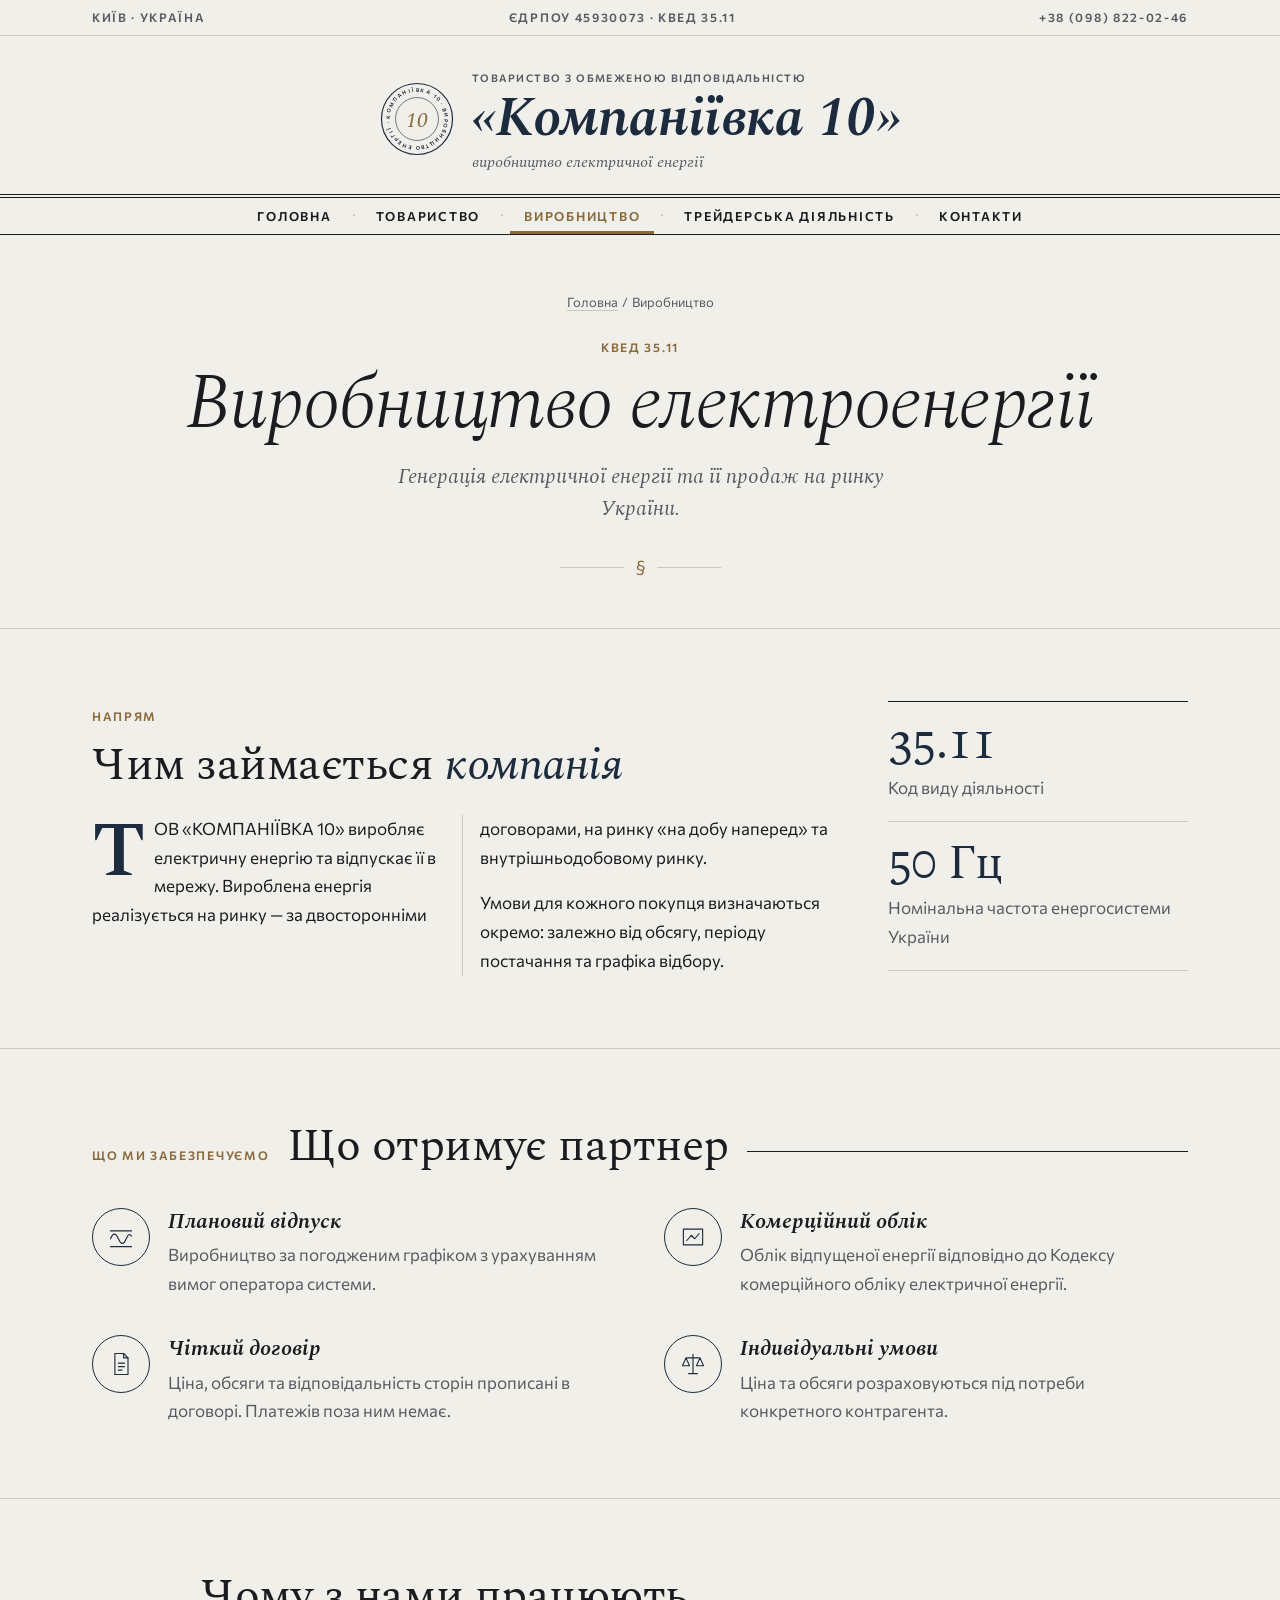
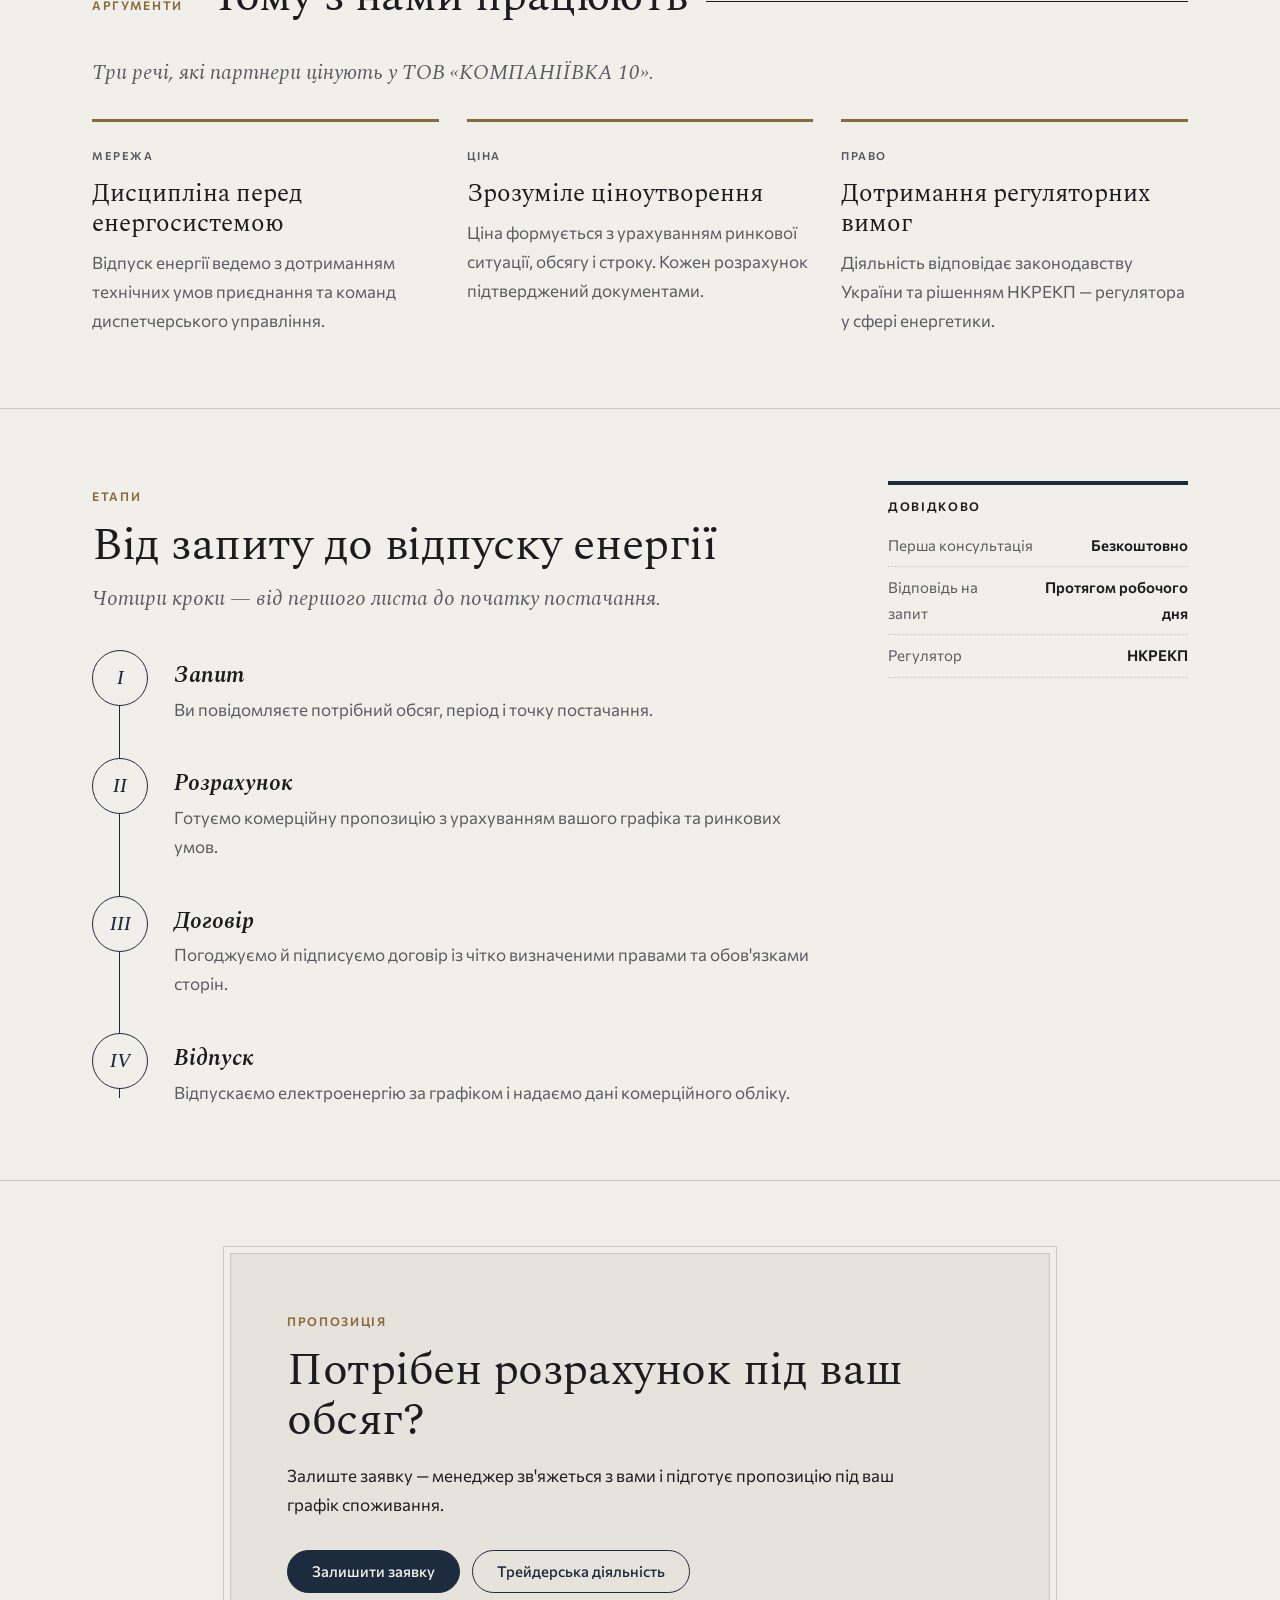
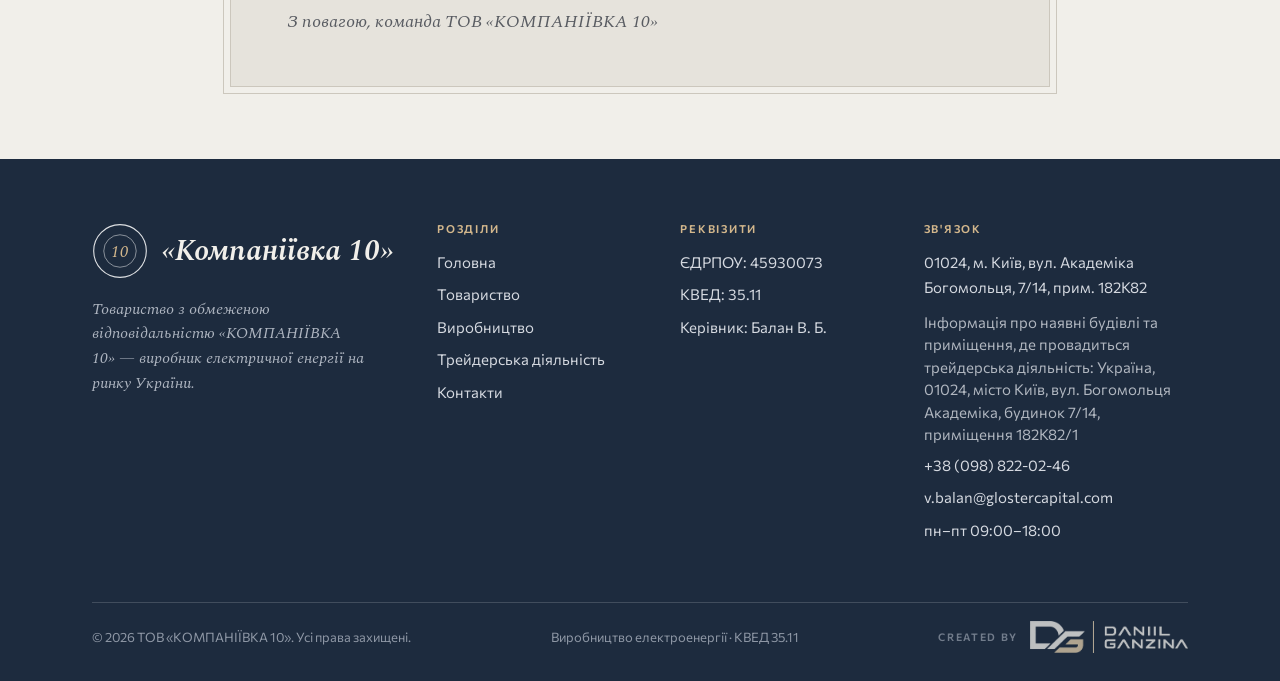
<file: production.html>
<!doctype html>
<html lang="uk">
<head>
<meta charset="utf-8">
<meta name="viewport" content="width=device-width, initial-scale=1">
<meta name="robots" content="noindex, nofollow">
<title>Виробництво електроенергії — ТОВ «КОМПАНІЇВКА 10»</title>
<meta name="description" content="Виробництво та продаж електричної енергії: напрям роботи, умови для партнерів, етапи співпраці з ТОВ «КОМПАНІЇВКА 10».">
<link rel="icon" href="data:image/svg+xml,%3Csvg xmlns='http://www.w3.org/2000/svg' viewBox='0 0 100 100'%3E%3Ccircle cx='50' cy='50' r='46' fill='%23F1EFEA' stroke='%231D2B3E' stroke-width='6'/%3E%3Ctext x='50' y='65' text-anchor='middle' font-family='Georgia' font-style='italic' font-size='44' fill='%231D2B3E'%3E10%3C/text%3E%3C/svg%3E">
<link rel="preconnect" href="https://fonts.googleapis.com">
<link rel="preconnect" href="https://fonts.gstatic.com" crossorigin>
<link href="https://fonts.googleapis.com/css2?family=Commissioner:wght@400;500;600&family=Spectral:ital,wght@0,300;0,400;0,600;1,300;1,400;1,500;1,600&display=swap" rel="stylesheet">
<link rel="stylesheet" href="assets/k10.css">
</head>
<body>

<div class="topline">
  <div class="wrap sc">
    <span>Київ · Україна</span>
    <span>ЄДРПОУ 45930073 · КВЕД 35.11</span>
    <a href="tel:+380988220246">+38 (098) 822-02-46</a>
  </div>
</div>

<header class="mast">
  <a class="mast__link" href="index.html" aria-label="ТОВ «КОМПАНІЇВКА 10» — на головну">
    <svg class="mast__seal" viewBox="0 0 100 100" aria-hidden="true">
      <defs><path id="seal-c" d="M50,50 m-37,0 a37,37 0 1,1 74,0 a37,37 0 1,1 -74,0"/></defs>
      <circle cx="50" cy="50" r="48" fill="none" stroke="#1D2B3E" stroke-width="1.6"/>
      <circle cx="50" cy="50" r="29" fill="none" stroke="#1D2B3E" stroke-width=".8"/>
      <text font-family="Commissioner, sans-serif" font-size="7" font-weight="600" fill="#1D2B3E"><textPath href="#seal-c" textLength="228" lengthAdjust="spacing">КОМПАНІЇВКА 10 · ВИРОБНИЦТВО ЕНЕРГІЇ ·</textPath></text>
      <text x="50" y="61" text-anchor="middle" font-family="Spectral, Georgia, serif" font-style="italic" font-size="30" fill="#8A6A3A">10</text>
    </svg>
    <span class="mast__words">
      <span class="mast__pre sc">Товариство з обмеженою відповідальністю</span>
      <span class="mast__name" style="display:block">«Компаніївка 10»</span>
      <span class="mast__post">виробництво електричної енергії</span>
    </span>
  </a>
</header>

<nav class="nav" aria-label="Розділи сайту">
  <div class="nav__bar wrap">
    <span class="nav__here"><em>§</em>Виробництво</span>
    <button class="burger" type="button" aria-expanded="false" aria-controls="drawer"><span>Меню</span><span class="burger__box" aria-hidden="true"><i></i><i></i><i></i></span></button>
  </div>
  <ul>
    <li><a href="index.html">Головна</a></li>
    <li><a href="about.html">Товариство</a></li>
    <li><a href="production.html" aria-current="page">Виробництво</a></li>
    <li><a href="documents.html">Трейдерська діяльність</a></li>
    <li><a href="contacts.html">Контакти</a></li>
  </ul>
</nav>

<!-- drawer -->
<div class="drawer" id="drawer" aria-hidden="true">
  <div class="wrap drawer__in">
    <div class="drawer__top">
      <a class="drawer__brand" href="index.html">«Компаніївка 10»</a>
      <button class="drawer__close" type="button" aria-label="Закрити меню"><span>Закрити</span><span class="burger__box" aria-hidden="true"><i></i><i></i></span></button>
    </div>
    <ol class="drawer__nav">
      <li><a href="index.html"><span>I.</span>Головна</a></li>
      <li><a href="about.html"><span>II.</span>Товариство</a></li>
      <li><a href="production.html" aria-current="page"><span>III.</span>Виробництво</a></li>
      <li><a href="documents.html"><span>IV.</span>Трейдерська діяльність</a></li>
      <li><a href="contacts.html"><span>V.</span>Контакти</a></li>
    </ol>
    <div class="drawer__foot">
      <span class="sc">Зв'язок</span>
      <a href="tel:+380988220246">+38 (098) 822-02-46</a>
      <a href="mailto:v.balan@glostercapital.com">v.balan@glostercapital.com</a>
      <span>01024, м. Київ, вул. Академіка Богомольця, 7/14, прим. 182К82</span>
      <span class="addr-extra">Інформація про наявні будівлі та приміщення, де провадиться трейдерська діяльність: Україна, 01024, місто Київ, вул. Богомольця Академіка, будинок 7/14, приміщення 182К82/1</span>
    </div>
  </div>
</div>
<!-- /drawer -->

<main>
  <header class="phead">
    <div class="wrap">
      <nav class="crumbs" aria-label="Хлібні крихти"><a href="index.html">Головна</a> &nbsp;/&nbsp; Виробництво</nav>
      <span class="sc kicker">КВЕД 35.11</span>
      <h1 class="h1">Виробництво електроенергії</h1>
      <p class="stand">Генерація електричної енергії та її продаж на ринку України.</p>
      <div class="orn" aria-hidden="true">§</div>
    </div>
  </header>

  <section class="section">
    <div class="wrap about">
      <div>
        <span class="sc kicker">Напрям</span>
        <h2 class="h2" style="margin-top:10px">Чим займається <em>компанія</em></h2>
        <div class="body">
          <p class="drop">ТОВ «КОМПАНІЇВКА 10» виробляє електричну енергію та відпускає її в мережу. Вироблена енергія реалізується на ринку — за двосторонніми договорами, на ринку «на добу наперед» та внутрішньодобовому ринку.</p>
          <p>Умови для кожного покупця визначаються окремо: залежно від обсягу, періоду постачання та графіка відбору.</p>
        </div>
      </div>
      <div class="ledger">
        <div><strong>35.11</strong><span>Код виду діяльності</span></div>
        <div><strong>50 Гц</strong><span>Номінальна частота енергосистеми України</span></div>
      </div>
    </div>
  </section>

  <section class="section">
    <div class="wrap">
      <div class="sec-head"><span class="sc kicker">Що ми забезпечуємо</span><h2 class="h2">Що отримує партнер</h2></div>
      <div class="offers">
        <div class="offer">
          <span class="offer__ico"><svg viewBox="0 0 32 32" aria-hidden="true"><path d="M4 18c3-7 6-7 9 0s6 7 9 0 4-5 6-3"/><path d="M4 9h24M4 27h24"/></svg></span>
          <div><h3>Плановий відпуск</h3><p>Виробництво за погодженим графіком з урахуванням вимог оператора системи.</p></div>
        </div>
        <div class="offer">
          <span class="offer__ico"><svg viewBox="0 0 32 32" aria-hidden="true"><rect x="5" y="7" width="22" height="18"/><path d="M9 20l5-6 4 4 5-6"/></svg></span>
          <div><h3>Комерційний облік</h3><p>Облік відпущеної енергії відповідно до Кодексу комерційного обліку електричної енергії.</p></div>
        </div>
        <div class="offer">
          <span class="offer__ico"><svg viewBox="0 0 32 32" aria-hidden="true"><path d="M9 4h10l5 5v19H9z"/><path d="M19 4v5h5M13 15h7M13 19h7M13 23h4"/></svg></span>
          <div><h3>Чіткий договір</h3><p>Ціна, обсяги та відповідальність сторін прописані в договорі. Платежів поза ним немає.</p></div>
        </div>
        <div class="offer">
          <span class="offer__ico"><svg viewBox="0 0 32 32" aria-hidden="true"><path d="M16 5v22M8 9h16M8 9l-4 9h8zM24 9l-4 9h8zM11 27h10"/></svg></span>
          <div><h3>Індивідуальні умови</h3><p>Ціна та обсяги розраховуються під потреби конкретного контрагента.</p></div>
        </div>
      </div>
    </div>
  </section>

  <section class="section">
    <div class="wrap">
      <div class="sec-head"><span class="sc kicker">Аргументи</span><h2 class="h2">Чому з нами працюють</h2></div>
      <p class="stand" style="max-width:52ch">Три речі, які партнери цінують у ТОВ «КОМПАНІЇВКА 10».</p>
      <div class="trust">
        <article><span class="sc">Мережа</span><h3>Дисципліна перед енергосистемою</h3><p>Відпуск енергії ведемо з дотриманням технічних умов приєднання та команд диспетчерського управління.</p></article>
        <article><span class="sc">Ціна</span><h3>Зрозуміле ціноутворення</h3><p>Ціна формується з урахуванням ринкової ситуації, обсягу і строку. Кожен розрахунок підтверджений документами.</p></article>
        <article><span class="sc">Право</span><h3>Дотримання регуляторних вимог</h3><p>Діяльність відповідає законодавству України та рішенням НКРЕКП — регулятора у сфері енергетики.</p></article>
      </div>
    </div>
  </section>

  <section class="section">
    <div class="wrap about">
      <div>
        <span class="sc kicker">Етапи</span>
        <h2 class="h2" style="margin-top:10px">Від запиту до відпуску енергії</h2>
        <p class="stand" style="margin-top:14px">Чотири кроки — від першого листа до початку постачання.</p>
        <ol class="course">
          <li><span class="course__n">I</span><div><h3>Запит</h3><p>Ви повідомляєте потрібний обсяг, період і точку постачання.</p></div></li>
          <li><span class="course__n">II</span><div><h3>Розрахунок</h3><p>Готуємо комерційну пропозицію з урахуванням вашого графіка та ринкових умов.</p></div></li>
          <li><span class="course__n">III</span><div><h3>Договір</h3><p>Погоджуємо й підписуємо договір із чітко визначеними правами та обов'язками сторін.</p></div></li>
          <li><span class="course__n">IV</span><div><h3>Відпуск</h3><p>Відпускаємо електроенергію за графіком і надаємо дані комерційного обліку.</p></div></li>
        </ol>
      </div>
        <div class="note" style="margin-top:0">
          <h3>Довідково</h3>
          <dl>
            <div><dt>Перша консультація</dt><dd>Безкоштовно</dd></div>
            <div><dt>Відповідь на запит</dt><dd>Протягом робочого дня</dd></div>
            <div><dt>Регулятор</dt><dd>НКРЕКП</dd></div>
          </dl>
        </div>
    </div>
  </section>

  <section class="section">
    <div class="wrap">
      <div class="letter">
        <span class="sc kicker">Пропозиція</span>
        <h2 class="h2">Потрібен розрахунок під ваш обсяг?</h2>
        <p>Залиште заявку — менеджер зв'яжеться з вами і підготує пропозицію під ваш графік споживання.</p>
        <div class="btns">
          <a class="btn" href="contacts.html#lyst">Залишити заявку</a>
          <a class="btn btn--line" href="documents.html">Трейдерська діяльність</a>
        </div>
        <p class="letter__sign">З повагою, команда ТОВ «КОМПАНІЇВКА 10»</p>
      </div>
    </div>
  </section>
</main>

<footer class="foot">
  <div class="wrap">
    <div class="foot__grid">
      <div>
        <a class="foot__brand" href="index.html">
          <svg viewBox="0 0 100 100" aria-hidden="true"><circle cx="50" cy="50" r="47" fill="none" stroke="#FFFFFF" stroke-opacity=".85" stroke-width="2"/><circle cx="50" cy="50" r="29" fill="none" stroke="#FFFFFF" stroke-opacity=".85" stroke-width="1"/><text x="50" y="61" text-anchor="middle" font-family="Spectral, Georgia, serif" font-style="italic" font-size="30" fill="#D3B78C">10</text></svg>
          <span>«Компаніївка 10»</span>
        </a>
        <p class="foot__about">Товариство з обмеженою відповідальністю «КОМПАНІЇВКА 10» — виробник електричної енергії на ринку України.</p>
      </div>
      <div>
        <h4>Розділи</h4>
        <ul>
          <li><a href="index.html">Головна</a></li>
          <li><a href="about.html">Товариство</a></li>
          <li><a href="production.html">Виробництво</a></li>
          <li><a href="documents.html">Трейдерська діяльність</a></li>
          <li><a href="contacts.html">Контакти</a></li>
        </ul>
      </div>
      <div>
        <h4>Реквізити</h4>
        <ul>
          <li>ЄДРПОУ: 45930073</li>
          <li>КВЕД: 35.11</li>
          <li>Керівник: Балан В. Б.</li>
        </ul>
      </div>
      <div>
        <h4>Зв'язок</h4>
        <ul>
          <li>01024, м. Київ, вул. Академіка Богомольця, 7/14, прим. 182К82</li>
          <li class="addr-extra">Інформація про наявні будівлі та приміщення, де провадиться трейдерська діяльність: Україна, 01024, місто Київ, вул. Богомольця Академіка, будинок 7/14, приміщення 182К82/1</li>
          <li><a href="tel:+380988220246">+38 (098) 822-02-46</a></li>
          <li><a href="mailto:v.balan@glostercapital.com">v.balan@glostercapital.com</a></li>
          <li>пн–пт 09:00–18:00</li>
        </ul>
      </div>
    </div>
    <div class="colophon">
      <span>© 2026 ТОВ «КОМПАНІЇВКА 10». Усі права захищені.</span>
      <span>Виробництво електроенергії · КВЕД 35.11</span>
      <a class="credit" href="https://shiny3q.github.io/DANIIL-GANZINA/" target="_blank" rel="noopener">
        <span>Created by</span>
        <img src="assets/daniil-ganzina.png" alt="Daniil Ganzina" width="158" height="32" loading="lazy">
      </a>
    </div>
  </div>
</footer>

<script src="assets/k10.js"></script>
</body>
</html>
</file>
<file: assets/k10.css>
/* ТОВ «КОМПАНІЇВКА 10» — редакційний стиль групи */
:root {
  --paper: #F1EFEA;
  --paper-2: #E6E3DC;
  --ink: #1A1C20;
  --ink-2: #585B61;
  --primary: #1D2B3E;
  --primary-2: #2C3D55;
  --accent: #8A6A3A;
  --rule: #CCC7BD;
  --serif: "Spectral", Georgia, "Times New Roman", serif;
  --sans: "Commissioner", system-ui, sans-serif;
}
*, *::before, *::after { box-sizing: border-box; }
html { scroll-behavior: smooth; }
body {
  margin: 0;
  background: var(--paper);
  color: var(--ink);
  font: 400 17px/1.7 var(--sans);
  -webkit-font-smoothing: antialiased;
}
a { color: inherit; }
img, svg { display: block; }
h1, h2, h3, h4, p, figure, blockquote { margin: 0; }
ul, ol { margin: 0; padding: 0; }

.wrap { max-width: 1160px; margin: 0 auto; padding: 0 32px; }
.sc { font: 600 12px/1.4 var(--sans); letter-spacing: .14em; text-transform: uppercase; }
.kicker { color: var(--accent); }

/* ---------- Masthead ---------- */
.topline { border-bottom: 1px solid var(--rule); }
.topline .wrap { display: flex; justify-content: space-between; gap: 16px; padding-top: 9px; padding-bottom: 9px; color: var(--ink-2); }
.topline a { text-decoration: none; }
.topline a:hover { color: var(--accent); }

.mast { text-align: center; padding: 26px 0 18px; }
.mast__link { display: inline-flex; align-items: center; gap: 18px; text-decoration: none; }
.mast__seal { width: 74px; height: 74px; flex: none; }
.mast__words { text-align: left; }
.mast__pre { color: var(--ink-2); font-size: 10.5px; }
.mast__name { font: italic 600 clamp(32px, 5vw, 56px)/1 var(--serif); letter-spacing: -.01em; color: var(--primary); }
.mast__post { font: italic 400 16px/1.3 var(--serif); color: var(--ink-2); }

.nav { border-top: 4px double var(--ink); border-bottom: 1px solid var(--ink); }
.nav ul { list-style: none; display: flex; justify-content: center; gap: 0; overflow-x: auto; scrollbar-width: none; }
.nav ul::-webkit-scrollbar { display: none; }
.nav li + li::before { content: "·"; color: var(--rule); padding: 0 6px; }
.nav li { display: flex; align-items: center; white-space: nowrap; }
.nav a { display: inline-block; padding: 12px 14px; text-decoration: none; font: 600 12.5px/1 var(--sans); letter-spacing: .14em; text-transform: uppercase; }
.nav a:hover { color: var(--accent); }
.nav a[aria-current="page"] { color: var(--accent); box-shadow: inset 0 -3px 0 var(--accent); }

/* ---------- Typo ---------- */
.h1 { font: 300 clamp(34px, 6vw, 82px)/1.02 var(--serif); overflow-wrap: break-word; letter-spacing: -.02em; }
.h1 em, .h2 em { font-style: italic; color: var(--primary); }
.h2 { font: 400 clamp(30px, 3.6vw, 46px)/1.1 var(--serif); letter-spacing: -.01em; }
.h3 { font: italic 600 24px/1.25 var(--serif); }
.stand { font: italic 400 21px/1.5 var(--serif); color: var(--ink-2); }
.body p + p { margin-top: 1em; }
.drop::first-letter { float: left; font: 600 4.6em/.78 var(--serif); color: var(--primary); margin: .08em .1em 0 0; }

.btn {
  display: inline-flex; align-items: center; gap: 10px;
  padding: 13px 24px;
  border-radius: 999px;
  background: var(--primary);
  color: var(--paper);
  border: 1px solid var(--primary);
  font: 500 15px/1 var(--sans);
  text-decoration: none;
  cursor: pointer;
  transition: background .2s, color .2s;
  max-width: 100%;
  overflow-wrap: anywhere;
}
.btn:hover { background: var(--accent); border-color: var(--accent); }
.btn--line { background: transparent; color: var(--primary); }
.btn--line:hover { background: var(--primary); color: var(--paper); border-color: var(--primary); }
.btns { display: flex; flex-wrap: wrap; gap: 12px; margin-top: 30px; }
.more { display: inline-block; margin-top: 22px; font: italic 500 18px/1.3 var(--serif); color: var(--accent); text-decoration: none; border-bottom: 1px solid currentColor; }
.more:hover { color: var(--primary); }

.section { padding: 72px 0; }
.section + .section { border-top: 1px solid var(--rule); }
.sec-head { display: flex; align-items: baseline; gap: 18px; margin-bottom: 36px; }
.sec-head::after { content: ""; flex: 1; border-bottom: 1px solid var(--ink); transform: translateY(-8px); }
.sec-head--c { justify-content: center; text-align: center; flex-direction: column; align-items: center; gap: 8px; }
.sec-head--c::after { display: none; }

/* ---------- Lead story ---------- */
.lead-story { display: grid; grid-template-columns: 1fr 320px; gap: 0; padding: 48px 0 64px; }
.lead-story__main { padding-right: 48px; border-right: 1px solid var(--rule); }
.lead-story__main .stand { margin-top: 22px; max-width: 40ch; }
.lead-story__main .body { margin-top: 28px; columns: 2; column-gap: 36px; column-rule: 1px solid var(--rule); }
.lead-story__side { padding-left: 32px; }
.lead-story .h1 { margin-top: 14px; }

.engr { width: 100%; max-width: 320px; height: auto; margin: 0 auto; color: var(--primary); }
.engr-cap { margin-top: 8px; font: italic 400 14px/1.4 var(--serif); color: var(--ink-2); text-align: center; }

.note { margin-top: 28px; border-top: 4px solid var(--primary); padding-top: 14px; }
.note h3 { font: 600 12px/1.3 var(--sans); letter-spacing: .14em; text-transform: uppercase; }
.note dl { margin: 10px 0 0; }
.note div { display: flex; justify-content: space-between; gap: 10px; padding: 8px 0; border-bottom: 1px dotted var(--rule); font-size: 15px; }
.note dt { color: var(--ink-2); }
.note dd { margin: 0; font-weight: 600; text-align: right; }

/* ---------- Pillars ---------- */
.pillars { display: grid; grid-template-columns: repeat(3, 1fr); }
.pillar { padding: 0 32px; }
.pillar:first-child { padding-left: 0; }
.pillar:last-child { padding-right: 0; }
.pillar + .pillar { border-left: 1px solid var(--rule); }
.pillar__num { font: italic 300 64px/1 var(--serif); color: var(--accent); }
.pillar h3 { margin-top: 10px; }
.pillar p { margin-top: 10px; color: var(--ink-2); }

.pull { padding: 48px 0; border-top: 1px solid var(--ink); border-bottom: 1px solid var(--ink); text-align: center; }
.pull p { font: italic 300 clamp(26px, 3.4vw, 40px)/1.3 var(--serif); max-width: 30ch; margin: 0 auto; color: var(--primary); }
.pull cite { display: block; margin-top: 18px; font-style: normal; color: var(--ink-2); }

.about { display: grid; grid-template-columns: 1fr 300px; gap: 56px; align-items: start; }
.about .body { margin-top: 24px; columns: 2; column-gap: 36px; column-rule: 1px solid var(--rule); }
.ledger { border-top: 1px solid var(--ink); }
.ledger div { padding: 18px 0; border-bottom: 1px solid var(--rule); }
.ledger strong { display: block; font: 400 48px/1 var(--serif); font-variant-numeric: oldstyle-nums; color: var(--primary); }
.ledger span { display: block; margin-top: 6px; color: var(--ink-2); }

/* Letter CTA */
.letter { position: relative; max-width: 820px; margin: 0 auto; padding: 52px 56px; background: var(--paper-2); border: 1px solid var(--rule); outline: 1px solid var(--rule); outline-offset: 6px; }
.letter .h2 { margin-top: 10px; }
.letter p { margin-top: 16px; max-width: 56ch; }
.letter__sign { margin-top: 26px; font: italic 400 18px/1.4 var(--serif); color: var(--ink-2); }

/* ---------- Page head ---------- */
.phead { text-align: center; padding: 56px 0 46px; border-bottom: 1px solid var(--rule); }
.phead .crumbs { font-size: 13px; color: var(--ink-2); }
.phead .crumbs a { text-decoration: none; border-bottom: 1px solid var(--rule); }
.phead .kicker { display: block; margin-top: 26px; }
.phead .h1 { margin-top: 10px; font-style: italic; }
.phead .stand { max-width: 46ch; margin: 18px auto 0; }
.orn { display: flex; align-items: center; justify-content: center; gap: 12px; margin-top: 28px; color: var(--accent); }
.orn::before, .orn::after { content: ""; width: 64px; border-top: 1px solid var(--rule); }

/* Article + aside */
.article { display: grid; grid-template-columns: 1fr 330px; gap: 64px; align-items: start; }
.article__main > * + * { margin-top: 0; }
.article__main section + section { margin-top: 64px; padding-top: 48px; border-top: 1px solid var(--rule); }
.article__main .body { margin-top: 20px; max-width: 62ch; }
.aside { position: sticky; top: 24px; }
.aside .note:first-child { margin-top: 0; }
.aside .note dd { text-align: left; font-weight: 500; }
.aside .note div { flex-direction: column; gap: 2px; }
.aside .note a { text-decoration: none; border-bottom: 1px solid var(--rule); }
.reg { display: inline-flex; align-items: center; gap: 6px; color: var(--primary); }
.reg::before { content: ""; width: 8px; height: 8px; border-radius: 50%; background: var(--primary); }

.kved-big { display: flex; gap: 28px; align-items: baseline; margin-top: 24px; }
.kved-big strong { font: italic 300 96px/.9 var(--serif); color: var(--accent); }

.paras { list-style: none; margin-top: 28px; }
.paras li { display: grid; grid-template-columns: 70px 1fr; gap: 18px; padding: 24px 0; border-top: 1px solid var(--rule); }
.paras__n { font: italic 400 34px/1 var(--serif); color: var(--accent); }
.paras h3 { font: italic 600 24px/1.2 var(--serif); }
.paras h4 { margin: 4px 0 10px; font: 600 11.5px/1.4 var(--sans); letter-spacing: .14em; text-transform: uppercase; color: var(--ink-2); }
.paras p { color: var(--ink-2); }

.portrait { display: grid; grid-template-columns: 170px 1fr; gap: 32px; align-items: center; margin-top: 28px; }
.portrait__oval { width: 170px; height: 210px; border-radius: 50%; background: var(--primary); color: var(--paper); display: grid; place-items: center; font: italic 300 52px/1 var(--serif); box-shadow: 0 0 0 6px var(--paper), 0 0 0 7px var(--primary); }
.portrait figcaption .h3 { font-size: 28px; }
.portrait figcaption p { margin-top: 10px; color: var(--ink-2); max-width: 48ch; }

/* Offers */
.offers { display: grid; grid-template-columns: 1fr 1fr; gap: 36px 48px; margin-top: 30px; }
.offer { display: grid; grid-template-columns: 58px 1fr; gap: 18px; }
.offer__ico { width: 58px; height: 58px; border: 1px solid var(--primary); border-radius: 50%; display: grid; place-items: center; }
.offer__ico svg { width: 28px; height: 28px; fill: none; stroke: var(--primary); stroke-width: 1.3; stroke-linecap: round; stroke-linejoin: round; }
.offer h3 { font: italic 600 22px/1.25 var(--serif); }
.offer p { margin-top: 6px; color: var(--ink-2); }

.trust { display: grid; grid-template-columns: repeat(3, 1fr); gap: 28px; margin-top: 30px; }
.trust article { border-top: 3px solid var(--accent); padding-top: 18px; }
.trust .sc { color: var(--ink-2); font-size: 11px; }
.trust h3 { margin-top: 10px; font: 400 25px/1.2 var(--serif); }
.trust p { margin-top: 10px; color: var(--ink-2); }

.course { list-style: none; margin-top: 34px; position: relative; }
.course::before { content: ""; position: absolute; left: 27px; top: 10px; bottom: 10px; border-left: 1px solid var(--primary); }
.course li { position: relative; display: grid; grid-template-columns: 56px 1fr; gap: 26px; padding-bottom: 34px; }
.course li:last-child { padding-bottom: 0; }
.course__n { width: 56px; height: 56px; border-radius: 50%; background: var(--paper); border: 1px solid var(--primary); display: grid; place-items: center; font: italic 500 20px/1 var(--serif); color: var(--primary); position: relative; }
.course h3 { font: italic 600 23px/1.2 var(--serif); padding-top: 12px; }
.course p { margin-top: 6px; color: var(--ink-2); max-width: 58ch; }

/* Bibliography */
.biblio { display: grid; grid-template-columns: 1fr 1fr; gap: 0; margin-top: 10px; }
.biblio > div { padding: 0 40px; }
.biblio > div:first-child { padding-left: 0; border-right: 1px solid var(--rule); }
.biblio > div:last-child { padding-right: 0; }
.biblio h2 { font: italic 400 32px/1.1 var(--serif); }
.biblio .sc { display: block; margin-top: 6px; color: var(--ink-2); font-size: 11px; }
.biblio ol { list-style: none; counter-reset: b; margin-top: 22px; }
.biblio li { counter-increment: b; position: relative; padding: 16px 0 16px 42px; border-top: 1px dotted var(--rule); }
.biblio li::before { content: counter(b) "."; position: absolute; left: 0; top: 14px; font: italic 500 22px/1 var(--serif); color: var(--accent); }
.biblio b { font-weight: 600; }
.biblio i { display: block; margin-top: 4px; font: italic 400 16.5px/1.5 var(--serif); color: var(--ink-2); }

/* Contacts */
.letterhead { display: grid; grid-template-columns: repeat(4, 1fr); gap: 0; border-top: 1px solid var(--ink); border-bottom: 1px solid var(--ink); }
.letterhead > div { padding: 24px 22px 26px; }
.letterhead > div + div { border-left: 1px solid var(--rule); }
.letterhead > div:first-child { padding-left: 0; }
.letterhead .sc { color: var(--accent); font-size: 11px; }
.letterhead p, .letterhead a { display: block; margin-top: 10px; text-decoration: none; }
.letterhead a:hover { color: var(--accent); }
.letterhead small { display: block; color: var(--ink-2); font-size: 14.5px; }

.contact-grid { display: grid; grid-template-columns: 1fr 1.25fr; gap: 64px; align-items: start; }
.form {
  padding: 36px 40px 40px;
  background:
    repeating-linear-gradient(to bottom, transparent 0 39px, rgba(29,43,62,.08) 39px 40px),
    #F8F7F3;
  border: 1px solid var(--rule);
  display: grid;
  grid-template-columns: 1fr 1fr;
  gap: 22px 26px;
}
.field { display: grid; gap: 2px; }
.field--full { grid-column: 1 / -1; }
.field label { font: italic 400 15px/1.3 var(--serif); color: var(--ink-2); }
.field input, .field select, .field textarea {
  font: 400 17px/1.4 var(--sans);
  color: var(--ink);
  background: transparent;
  border: 0;
  border-bottom: 1px solid var(--ink);
  border-radius: 0;
  padding: 8px 0;
  width: 100%;
}
.field select { appearance: none; cursor: pointer; background: linear-gradient(45deg, transparent 50%, var(--ink) 50%) calc(100% - 10px) 55% / 6px 6px no-repeat, linear-gradient(135deg, var(--ink) 50%, transparent 50%) calc(100% - 4px) 55% / 6px 6px no-repeat; }
.field textarea { min-height: 120px; resize: vertical; }
.field input:focus, .field select:focus, .field textarea:focus { outline: 0; border-bottom: 2px solid var(--accent); }
.check { grid-column: 1 / -1; display: flex; gap: 12px; font-size: 14.5px; color: var(--ink-2); line-height: 1.5; }
.check input { width: 18px; height: 18px; margin-top: 2px; accent-color: var(--primary); flex: none; }
.form__foot { grid-column: 1 / -1; display: flex; align-items: center; gap: 18px; flex-wrap: wrap; }
.form__note { font: italic 400 14.5px/1.4 var(--serif); color: var(--ink-2); max-width: 40ch; }
.form__ok { display: none; grid-column: 1 / -1; padding: 14px 18px; border-left: 3px solid var(--primary); background: var(--paper-2); font-size: 15px; }
.form__ok.is-on { display: block; }

.figure iframe { width: 100%; height: 360px; border: 1px solid var(--ink); display: block; filter: sepia(.55) saturate(.7) contrast(1.02); }
.figure figcaption { margin-top: 10px; font: italic 400 15px/1.4 var(--serif); color: var(--ink-2); }
.routes { list-style: none; margin-top: 24px; }
.routes li { padding: 14px 0; border-top: 1px dotted var(--rule); }
.routes b { font: italic 600 19px/1.3 var(--serif); }
.routes span { display: block; color: var(--ink-2); font-size: 15.5px; }

/* ---------- Footer ---------- */
.foot { background: var(--primary); color: #D5D9E0; padding: 64px 0 28px; margin-top: 0; }
.foot__grid { display: grid; grid-template-columns: 1.5fr 1fr 1fr 1.3fr; gap: 40px; }
.foot__brand { display: flex; gap: 14px; align-items: center; text-decoration: none; color: var(--paper); }
.foot__brand svg { width: 56px; height: 56px; }
.foot__brand span { font: italic 600 30px/1 var(--serif); }
.foot__about { margin-top: 18px; font: italic 400 16px/1.55 var(--serif); max-width: 34ch; color: #AEB5C0; }
.foot h4 { font: 600 11px/1 var(--sans); letter-spacing: .16em; text-transform: uppercase; color: #D3B78C; margin-bottom: 16px; }
.foot ul { list-style: none; }
.foot li { margin: 7px 0; font-size: 15px; }
.foot a { text-decoration: none; }
.foot a:hover { color: #fff; text-decoration: underline; }
.colophon { margin-top: 52px; padding-top: 18px; border-top: 1px solid rgba(255,255,255,.16); display: flex; justify-content: space-between; gap: 16px; flex-wrap: wrap; font-size: 13px; color: #8E97A5; }

/* ---------- Responsive ---------- */
@media (max-width: 1020px) {
  .lead-story, .about, .article, .contact-grid { grid-template-columns: 1fr; }
  .lead-story__main { padding-right: 0; border-right: 0; }
  .lead-story__side { padding-left: 0; margin-top: 40px; display: grid; grid-template-columns: 1fr 1fr; gap: 32px; align-items: start; }
  .lead-story__side .note { margin-top: 0; }
  .aside { position: static; }
  .letterhead { grid-template-columns: 1fr 1fr; }
  .letterhead > div:nth-child(3) { border-left: 0; padding-left: 0; }
  .letterhead > div:nth-child(n+3) { border-top: 1px solid var(--rule); }
  .foot__grid { grid-template-columns: 1fr 1fr; }
}
@media (max-width: 720px) {
  .wrap { padding: 0 16px; }
  .topline .wrap > span:nth-child(2) { display: none; }
  .mast__link { gap: 12px; }
  .mast__seal { width: 54px; height: 54px; }
  .mast__name { font-size: clamp(26px, 8vw, 40px); }
  .mast__pre { font-size: 9px; letter-spacing: .1em; }
  .nav ul { justify-content: flex-start; }
  .section { padding: 52px 0; }
  .sec-head { flex-wrap: wrap; gap: 6px 14px; }
  .sec-head > * { min-width: 0; }
  .sec-head::after { flex-basis: 100%; transform: none; }
  .lead-story__main .body, .about .body { columns: 1; }
  .lead-story__side { grid-template-columns: 1fr; }
  .pillars, .trust, .offers, .biblio, .form, .foot__grid, .letterhead { grid-template-columns: 1fr; }
  .pillar, .pillar:first-child, .pillar:last-child { padding: 0; }
  .pillar + .pillar { border-left: 0; border-top: 1px solid var(--rule); padding-top: 24px; margin-top: 24px; }
  .biblio > div, .biblio > div:first-child, .biblio > div:last-child { padding: 0; border: 0; }
  .biblio > div + div { margin-top: 44px; }
  .letterhead > div, .letterhead > div + div { padding: 18px 0; border-left: 0; }
  .letterhead > div + div { border-top: 1px solid var(--rule); }
  .letter { padding: 36px 22px; }
  .form { padding: 26px 20px 30px; }
  .portrait { grid-template-columns: 1fr; }
  .paras li { grid-template-columns: 44px 1fr; }
  .kved-big { flex-direction: column; gap: 8px; }
}

/* ---------- Документи: посилання ---------- */
.biblio__head { display: flex; align-items: center; gap: 16px; }
.biblio__ico { flex: none; width: 54px; height: 54px; border-radius: 50%; border: 1px solid var(--primary); color: var(--primary); display: grid; place-items: center; }
.biblio__ico svg { width: 24px; height: 24px; fill: none; stroke: currentColor; stroke-width: 1.4; stroke-linecap: round; stroke-linejoin: round; }
.biblio__head .sc { margin-top: 4px; }
.doc { display: grid; grid-template-columns: 1fr 38px; gap: 16px; align-items: start; text-decoration: none; color: inherit; }
.doc b { transition: color .2s; }
.doc small { display: block; margin-top: 8px; font: 600 10.5px/1 var(--sans); letter-spacing: .14em; text-transform: uppercase; color: var(--ink-2); opacity: .75; }
.doc__go { width: 38px; height: 38px; border: 1px solid var(--rule); border-radius: 50%; display: grid; place-items: center; color: var(--ink-2); transition: background .2s, border-color .2s, color .2s, transform .2s; }
.doc__go svg { width: 16px; height: 16px; fill: none; stroke: currentColor; stroke-width: 1.8; stroke-linecap: round; stroke-linejoin: round; }
.doc:hover b, .doc:focus-visible b { color: var(--accent); }
.doc:hover .doc__go, .doc:focus-visible .doc__go { background: var(--accent); border-color: var(--accent); color: #fff; transform: rotate(45deg); }

/* ---------- Бургер і меню ---------- */
.nav__bar { display: none; }
.burger, .drawer__close {
  display: inline-flex; align-items: center; gap: 12px;
  padding: 6px 0; background: none; border: 0; cursor: pointer;
  color: inherit; font: 600 11.5px/1 var(--sans); letter-spacing: .16em; text-transform: uppercase;
}
.burger__box { position: relative; width: 44px; height: 44px; border: 1px solid currentColor; border-radius: 50%; transition: background .25s, color .25s, border-color .25s; }
.burger__box i { position: absolute; left: 12px; height: 1.5px; background: currentColor; transition: width .25s, transform .3s; }
.burger .burger__box i:nth-child(1) { top: 15px; width: 20px; }
.burger .burger__box i:nth-child(2) { top: 21px; width: 13px; }
.burger .burger__box i:nth-child(3) { top: 27px; width: 17px; }
.burger:hover .burger__box i { width: 20px; }
.burger:hover .burger__box { background: var(--primary); border-color: var(--primary); color: var(--paper); }
.drawer__close .burger__box i { top: 21px; width: 20px; }
.drawer__close .burger__box i:nth-child(1) { transform: rotate(45deg); }
.drawer__close .burger__box i:nth-child(2) { transform: rotate(-45deg); }
.drawer__close:hover .burger__box { background: var(--paper); color: var(--primary); border-color: var(--paper); }
.drawer__close:hover .burger__box i:nth-child(1) { transform: rotate(135deg); }
.drawer__close:hover .burger__box i:nth-child(2) { transform: rotate(45deg); }
.nav__here { font: italic 400 19px/1 var(--serif); color: var(--ink); }
.nav__here em { color: var(--accent); margin-right: 6px; }

.drawer {
  position: fixed; inset: 0; z-index: 100; overflow-y: auto;
  background: var(--primary); color: var(--paper);
  visibility: hidden; opacity: 0; transform: translateY(-14px);
  transition: opacity .3s, transform .35s, visibility 0s .35s;
}
.drawer.is-open { visibility: visible; opacity: 1; transform: none; transition: opacity .3s, transform .35s; }
.drawer__in { min-height: 100%; display: flex; flex-direction: column; }
.drawer__top { display: flex; justify-content: space-between; align-items: center; gap: 16px; padding: 18px 0; border-bottom: 1px solid rgba(255,255,255,.16); }
.drawer__brand { font: italic 600 26px/1 var(--serif); text-decoration: none; }
.drawer__nav { list-style: none; margin: 26px 0 30px; }
.drawer__nav li { border-bottom: 1px solid rgba(255,255,255,.12); opacity: 0; transform: translateY(12px); transition: opacity .4s, transform .4s; }
.drawer.is-open .drawer__nav li { opacity: 1; transform: none; }
.drawer.is-open .drawer__nav li:nth-child(2) { transition-delay: .05s; }
.drawer.is-open .drawer__nav li:nth-child(3) { transition-delay: .1s; }
.drawer.is-open .drawer__nav li:nth-child(4) { transition-delay: .15s; }
.drawer.is-open .drawer__nav li:nth-child(5) { transition-delay: .2s; }
.drawer__nav a { display: flex; align-items: baseline; gap: 18px; padding: 16px 0; text-decoration: none; font: italic 300 clamp(30px, 7.5vw, 52px)/1.1 var(--serif); transition: padding .2s, color .2s; }
.drawer__nav a span { min-width: 40px; font: italic 400 17px/1 var(--serif); color: #D3B78C; }
.drawer__nav a:hover { padding-left: 10px; color: #fff; }
.drawer__nav a[aria-current="page"] { color: #D3B78C; }
.drawer__foot { margin-top: auto; padding: 22px 0 34px; border-top: 1px solid rgba(255,255,255,.16); display: grid; gap: 6px; font-size: 15.5px; color: #D5D9E0; }
.drawer__foot .sc { color: #D3B78C; font-size: 11px; margin-bottom: 4px; }
.drawer__foot a { text-decoration: none; overflow-wrap: anywhere; }
.drawer__foot a:hover { color: #fff; }
body.no-scroll { overflow: hidden; }

@media (max-width: 960px) {
  .nav { position: sticky; top: 0; z-index: 50; background: var(--paper); }
  .nav ul { display: none; }
  .nav__bar { display: flex; justify-content: space-between; align-items: center; padding-top: 6px; padding-bottom: 6px; }
}
@media (prefers-reduced-motion: reduce) {
  .drawer, .drawer__nav li, .burger__box i { transition: none; }
}

/* ---------- Created by ---------- */
.colophon { align-items: center; }
.credit { display: inline-flex; align-items: center; gap: 12px; text-decoration: none; opacity: .75; transition: opacity .2s; }
.credit:hover, .credit:focus-visible { opacity: 1; }
.credit span { font: 600 10.5px/1 var(--sans); letter-spacing: .16em; text-transform: uppercase; }
.credit img { display: block; height: 32px; width: auto; }

/* ---------- Форма: стани ---------- */
.form__ok.is-error { border-left-color: #A3352B; background: #F6E7E4; color: #6E2219; }
.form .btn[disabled] { opacity: .6; cursor: progress; }

/* ---------- Приміщення трейдерської діяльності ---------- */
.addr-extra { display: block; font-size: 13px; line-height: 1.5; opacity: .8; }
.foot li.addr-extra { margin-top: 10px; }
.drawer__foot .addr-extra { margin-top: 4px; }
.letterhead small.addr-extra { margin-top: 10px; }
</file>
